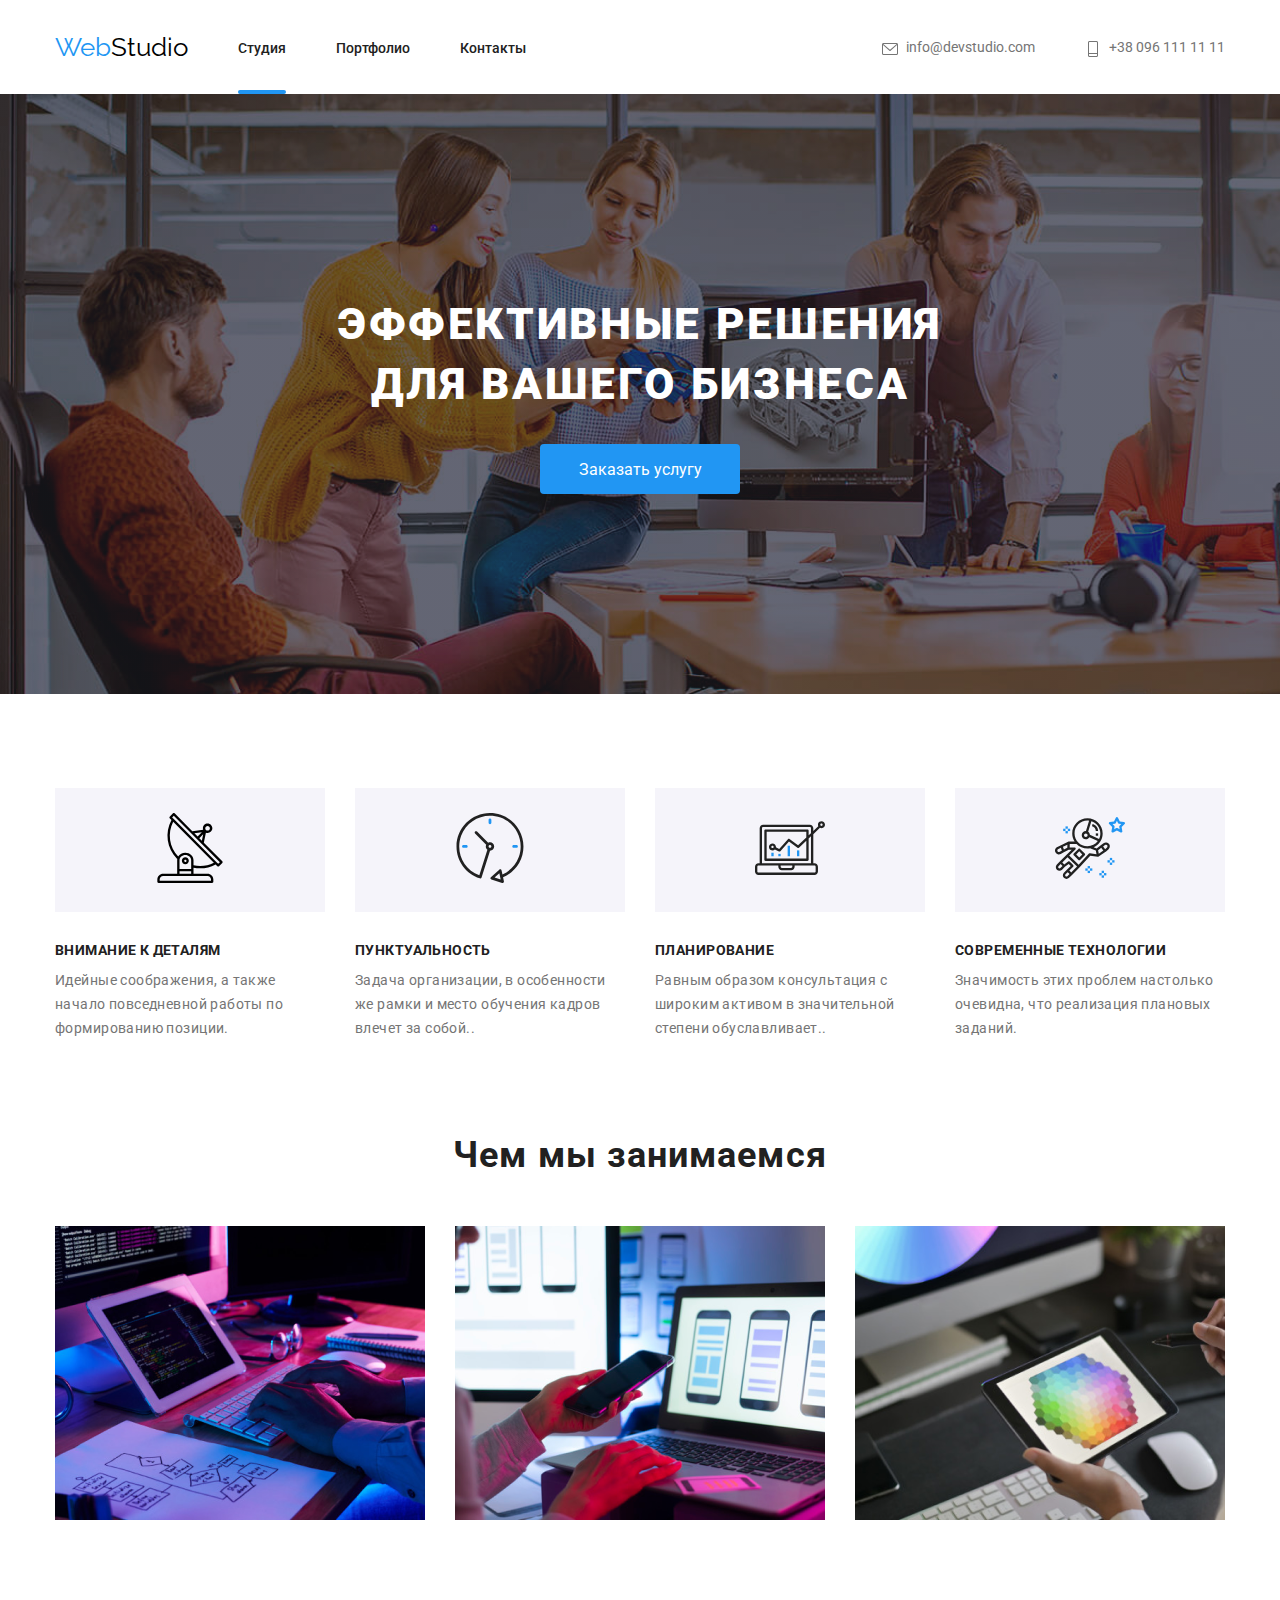
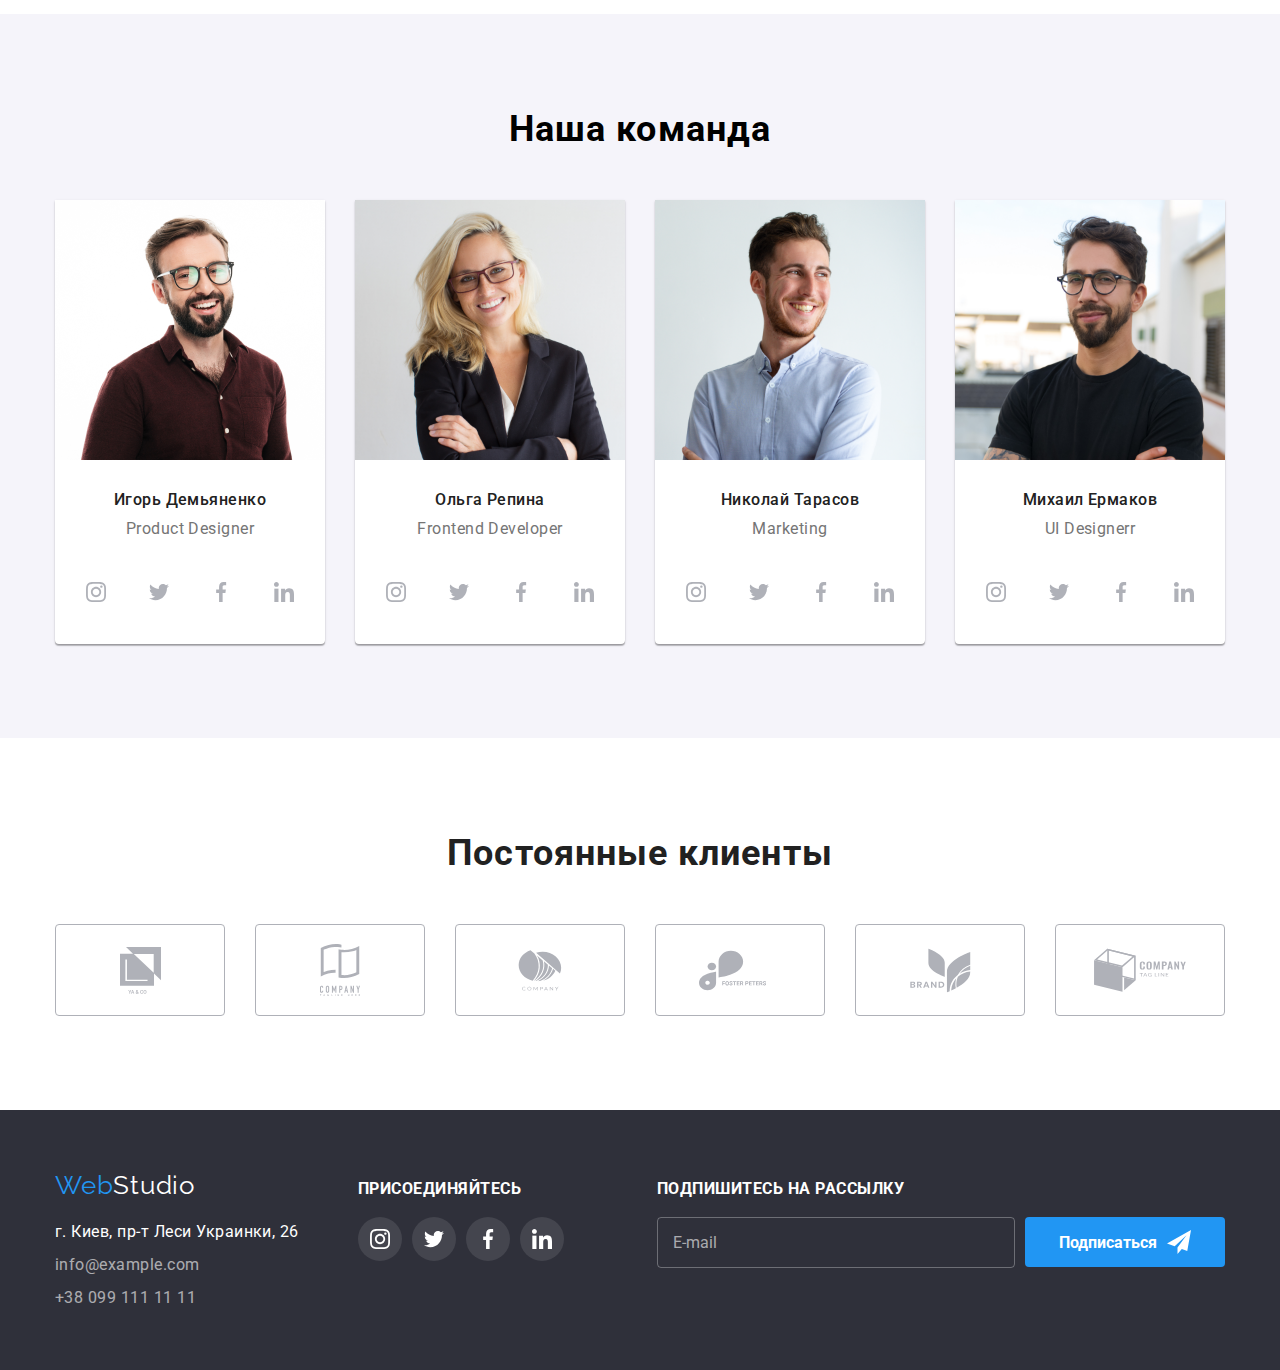
<file: index.html>
<!DOCTYPE html>
<html lang="en">
  <head>
    <meta charset="UTF-8" />
    <meta name="viewport" content="width=device-width, initial-scale=1.0" />
    <title>WebStudio</title>
    <link rel="preconnect" href="https://fonts.googleapis.com" />
    <link rel="preconnect" href="https://fonts.gstatic.com" crossorigin />
    <link rel="preconnect" href="https://fonts.googleapis.com">
    <link rel="preconnect" href="https://fonts.gstatic.com" crossorigin>
    <link href="https://fonts.googleapis.com/css2?family=Raleway:wght@700&family=Roboto:wght@400;500;700&display=swap" rel="stylesheet">
    <link rel="stylesheet" href="css/style.css" />
  </head>
  <body>
    <header class="header">
      <div class="container">
        <div class="header__left">
          <a href="/" class="logo">Web<span>Studio</span></a>
          <nav class="nav">
            <ul class="menu">
              <li class="menu__item"><a class="menu__link menu__link-active"  href="index.html">Студия</a></li>
              <li class="menu__item"><a class="menu__link" href="portfolio.html">Портфолио</a></li>
              <li class="menu__item"><a class="menu__link" href="#footer">Контакты</a></li>
            </ul>
            <div class="mobille__contact">
              <a href="#" class="mobille__contact-link">+38 096 111 11 11</a>
              <a href="#" class="mobille__contact-mail">info@devstudio.com</a>
            </div>
            <div class="mobille__social">
              <a href="#" class="mobille__social-link">Instagram</a>
              <a href="#" class="mobille__social-link">Twitter</a>
              <a href="#" class="mobille__social-link">Facebook</a>
              <a href="#" class="mobille__social-link">LinkedIn</a>
            </div>
          </nav>
        </div>
        <ul class="contact">

          <li class="contact__item"><a class="contact__link" href="mailto:info@devstudio.com">
            <svg class="contact__svg" viewBox="0 0 16 12" xmlns="http://www.w3.org/2000/svg">
              <path d="M14.5 0H1.50001C0.672854 0 0 0.672853 0 1.50001V10.5C0 11.3271 0.672854 12 1.50001 12H14.5C15.3271 12 16 11.3271 16 10.5V1.50001C16 0.672853 15.3271 0 14.5 0ZM14.5 0.999994C14.5679 0.999994 14.6325 1.01409 14.6916 1.0387L8 6.83838L1.30833 1.0387C1.36742 1.01412 1.43204 0.999994 1.49998 0.999994H14.5ZM14.5 11H1.50001C1.22414 11 0.999996 10.7759 0.999996 10.5V2.09521L7.67236 7.87792C7.76661 7.95944 7.8833 7.99999 8 7.99999C8.1167 7.99999 8.23339 7.95948 8.32764 7.87792L15 2.09521V10.5C15 10.7759 14.7759 11 14.5 11Z" />
              </svg>
            info@devstudio.com</a></li>
          <li class="contact__item"><a class="contact__link" href="tel:+380991111111">
            <svg class="contact__svg"  viewBox="0 0 10 16" fill="none" xmlns="http://www.w3.org/2000/svg">
              <path d="M8.5 0H1.5C0.672848 0 0 0.672848 0 1.5V14.5C0 15.3272 0.672848 16 1.5 16H8.5C9.32715 16 10 15.3272 10 14.5V1.5C10 0.672848 9.32715 0 8.5 0ZM1.5 1H8.5C8.77588 1 9 1.22412 9 1.5V12H1V1.5C1 1.22412 1.22412 1 1.5 1ZM8.5 15H1.5C1.22412 15 1 14.7759 1 14.5V13H9V14.5C9 14.7759 8.77588 15 8.5 15Z"/>
              </svg>
            +38 096 111 11 11</a></li>
        </ul>

        <button class="hamburger hamburger--collapse" type="button">
          <span class="hamburger-box">
            <span class="hamburger-inner"></span>
          </span>
        </button>  

      </div>
    </header>
    <div class="main">
      <section class="bussines">
        <div class="container">
          <h1 class="bussines__title">
            Эффективные решения для вашего бизнеса
          </h1>
          <button class="btn btn-blue bussines__button">Заказать услугу</button>
        </div>
      </section>
      <div class="future">
        <div class="container">
          <div class="future__item">
            <div class="future__item-top">
              <svg class="future__item-svg" viewBox="0 0 70 70"  xmlns="http://www.w3.org/2000/svg">
                <path d="M67.3163 48.3385L48.8468 29.7337L50.8966 19.6373C51.4256 19.8438 51.9879 19.9517 52.5556 19.9558H52.5696C55.1777 19.9866 57.3169 17.8974 57.3479 15.2893C57.3788 12.6812 55.2894 10.542 52.6813 10.5111C50.0732 10.4803 47.934 12.5695 47.9031 15.1776C47.8965 15.7357 47.9888 16.2905 48.176 16.8163L37.326 18.1405L19.6276 0.35C19.4105 0.128479 19.1141 0.00247917 18.804 0C18.4977 0.00160417 18.2044 0.123521 17.9873 0.3395L14.6786 3.6295C14.2232 4.08508 14.2232 4.82358 14.6786 5.27917L16.459 7.08517C9.56162 19.7681 11.8019 35.4741 21.9703 45.7228C22.0636 45.8121 22.1718 45.8843 22.29 45.9363C22.2165 46.3311 22.1781 46.7317 22.1756 47.1333V60.6667H8.17562C4.95562 60.6705 2.34608 63.28 2.34229 66.5V68.8333C2.34229 69.4776 2.86466 70 3.50895 70H57.1756C57.8199 70 58.3423 69.4776 58.3423 68.8333V66.5C58.3385 63.28 55.729 60.6705 52.509 60.6667H38.509V54.6688C40.7021 55.1288 42.9367 55.3633 45.1776 55.3688C50.5548 55.363 55.8464 54.0225 60.5776 51.4675L62.3673 53.2677C62.5844 53.4892 62.8808 53.6152 63.191 53.6177C63.4972 53.6161 63.7905 53.4941 64.0076 53.2782L67.3163 49.9882C67.7717 49.5326 67.7717 48.7941 67.3163 48.3385ZM50.9246 13.6348C51.8383 12.726 53.3157 12.7301 54.2244 13.6437C55.1332 14.5574 55.1291 16.0348 54.2155 16.9435C53.7781 17.3785 53.1864 17.6226 52.5695 17.6225H52.5625C51.2739 17.6158 50.2345 16.5658 50.2412 15.2771C50.2445 14.6602 50.4918 14.0699 50.9291 13.6348H50.9246ZM48.1783 21.301L46.8693 27.7445L44.298 25.158L48.1783 21.301ZM46.853 19.3282L42.653 23.5037L39.4038 20.237L46.853 19.3282ZM52.509 63C54.442 63 56.009 64.567 56.009 66.5V67.6667H4.67562V66.5C4.67562 64.567 6.2426 63 8.17562 63H52.509ZM36.1756 58.3333V60.6667H24.509V58.3333H36.1756ZM24.509 56V47.1333C24.509 44.303 27.1258 42 30.3423 42C33.5588 42 36.1756 44.303 36.1756 47.1333V56H24.509ZM38.509 52.29V47.1333C38.509 43.0162 34.8456 39.6667 30.3423 39.6667C27.4306 39.622 24.7079 41.1041 23.165 43.5738C14.2887 34.2249 12.2899 20.2875 18.1805 8.82073L58.872 49.7455C52.5886 52.9419 45.3857 53.8418 38.509 52.29ZM63.2038 50.7943L61.56 49.1412L18.7923 6.11567L17.1415 4.46133L18.7923 2.81633L36.15 20.272C36.1581 20.272 36.1628 20.2872 36.171 20.293L64.8593 49.1493L63.2038 50.7943Z"/>
                <path d="M30.3528 44.3333H30.3423C28.4093 44.3304 26.84 45.895 26.837 47.8281C26.8341 49.7611 28.3988 51.3304 30.3318 51.3333H30.3423C32.2753 51.3362 33.8446 49.7716 33.8475 47.8386C33.8505 45.9055 32.2858 44.3362 30.3528 44.3333ZM31.1695 48.6605C30.9498 48.8789 30.6522 49.0012 30.3423 49C29.698 48.9966 29.1784 48.4716 29.1817 47.8273C29.1834 47.5189 29.307 47.2237 29.5256 47.0062C29.7428 46.7902 30.036 46.6683 30.3423 46.6667C30.9866 46.67 31.5062 47.195 31.5028 47.8393C31.5012 48.1477 31.3776 48.4429 31.159 48.6605H31.1695Z" />
                </svg>
            </div>
            <div class="future__item-botom">
              <h2 class="future__item-title">
                Внимание к деталям
              </h2>
              <p class="future__item-text">Идейные соображения, а также начало повседневной работы по формированию позиции.</p>
            </div>
          </div>
          <div class="future__item">
            <div class="future__item-top">
              <svg class="future__item-svg" viewBox="0 0 70 70" fill="none" xmlns="http://www.w3.org/2000/svg">
                <g clip-path="url(#clip0_1_344)">
                <path d="M68.4614 33.4715C68.4576 14.9819 53.4656 -0.00373771 34.9754 6.99302e-07C16.4858 0.00373911 1.50017 14.9963 1.50391 33.4859C1.50711 48.0502 10.9252 60.9413 24.7995 65.3713C24.9319 65.413 25.0697 65.4343 25.2081 65.4338C25.4719 65.4333 25.7304 65.3628 25.9573 65.2287C26.2527 65.0541 26.4732 64.7764 26.5768 64.449L35.0315 37.6521C37.3429 37.6404 39.2068 35.7568 39.1945 33.4459C39.1827 31.1345 37.2997 29.2706 34.9883 29.2824C34.3666 29.285 33.753 29.4282 33.1944 29.7011L22.0251 18.5302C21.4707 17.9951 20.5879 18.0106 20.0528 18.5644C19.5305 19.1054 19.5305 19.962 20.0528 20.503L31.2162 31.6792C30.3596 33.4277 30.8493 35.5383 32.3895 36.7303L24.3338 62.2647C8.41354 56.4002 0.261689 38.7405 6.12618 22.8203C11.9907 6.90002 29.6503 -1.25183 45.5706 4.61266C61.4909 10.4771 69.6427 28.1374 63.7782 44.0571C60.913 51.8351 55.0261 58.1252 47.4548 61.4989L46.5842 57.3989C46.4251 56.6454 45.6844 56.1636 44.9308 56.3233C44.6931 56.3741 44.4726 56.4857 44.291 56.6475L35.8978 64.1409C35.322 64.653 35.2708 65.5347 35.7835 66.1105C35.9501 66.2974 36.1637 66.4362 36.403 66.5126L47.1188 69.9327C47.8521 70.1682 48.6377 69.765 48.8732 69.0312C48.948 68.7994 48.9603 68.5527 48.9101 68.3145L48.0545 64.2915C60.4452 59.0678 68.4902 46.918 68.4614 33.4715ZM34.9829 32.0766C35.753 32.0766 36.3779 32.7014 36.3779 33.4715C36.3779 34.2422 35.753 34.8665 34.9829 34.8665C34.2123 34.8665 33.588 34.2422 33.588 33.4715C33.588 32.7014 34.2123 32.0766 34.9829 32.0766ZM39.5774 64.5916L44.3551 60.3298L45.6737 66.543L39.5774 64.5916Z" fill="#212121"/>
                <path d="M33.5879 6.96729V9.7572C33.5879 10.5278 34.2122 11.1522 34.9828 11.1522C35.753 11.1522 36.3778 10.5278 36.3778 9.7572V6.96729C36.3778 6.19717 35.753 5.57233 34.9828 5.57233C34.2122 5.57233 33.5879 6.19717 33.5879 6.96729Z" fill="#2196F3"/>
                <path d="M8.4787 32.0765C7.70805 32.0765 7.08374 32.7014 7.08374 33.4715C7.08374 34.2421 7.70805 34.8665 8.4787 34.8665H11.2686C12.0393 34.8665 12.6636 34.2421 12.6636 33.4715C12.6636 32.7014 12.0393 32.0765 11.2686 32.0765H8.4787Z" fill="#2196F3"/>
                <path d="M61.4866 34.8665C62.2572 34.8665 62.8815 34.2421 62.8815 33.4715C62.8815 32.7014 62.2572 32.0765 61.4866 32.0765H58.6967C57.9265 32.0765 57.3017 32.7014 57.3017 33.4715C57.3017 34.2421 57.9265 34.8665 58.6967 34.8665H61.4866Z" fill="#2196F3"/>
                </g>
                <defs>
                <clipPath id="clip0_1_344">
                <rect width="70" height="70" fill="white"/>
                </clipPath>
                </defs>
                </svg>
                
            </div>
            <div class="future__item-botom">
              <h2 class="future__item-title">
                Пунктуальность
              </h2>
              <p class="future__item-text">Задача организации, в особенности же рамки и место обучения кадров влечет за собой..</p>
            </div>
          </div>
          <div class="future__item">
            <div class="future__item-top">
              <svg class="future__item-svg" viewBox="0 0 70 70" fill="none" xmlns="http://www.w3.org/2000/svg">
                <g clip-path="url(#clip0_1_354)">
                <path d="M32.6496 32.7351H34.9817V43.2296H32.6496V32.7351Z" fill="#2196F3"/>
                <path d="M41.978 37.3993H44.3101V43.2296H41.978V37.3993Z" fill="#2196F3"/>
                <path d="M23.3211 40.8975H25.6532V43.2296H23.3211V40.8975Z" fill="#2196F3"/>
                <path d="M16.3248 39.7314H18.6569V43.2295H16.3248V39.7314Z" fill="#2196F3"/>
                <path d="M3.49817 61.8865H59.4689C61.4007 61.8865 62.967 60.3202 62.967 58.3883V53.7241C62.967 51.7923 61.4007 50.2259 59.4689 50.2259H58.3028V21.1469L64.9262 14.8725C66.4635 15.6303 68.3242 15.1702 69.3302 13.7816C70.3369 12.3935 70.1957 10.4821 68.9966 9.25684C67.7975 8.03157 65.8901 7.8488 64.4798 8.82412C63.0701 9.80001 62.569 11.6499 63.2933 13.2037L58.3028 17.9345V15.2443C58.3028 13.3124 56.7365 11.7461 54.8046 11.7461H8.16239C6.23054 11.7461 4.66422 13.3124 4.66422 15.2443V50.2259H3.49817C1.56632 50.2259 0 51.7923 0 53.7241V58.3883C0 60.3202 1.56632 61.8865 3.49817 61.8865ZM66.4652 10.58C67.1091 10.58 67.6312 11.1021 67.6312 11.7461C67.6312 12.39 67.1091 12.9121 66.4652 12.9121C65.8212 12.9121 65.2991 12.39 65.2991 11.7461C65.2991 11.1021 65.8212 10.58 66.4652 10.58ZM6.99634 15.2443C6.99634 14.6003 7.51844 14.0782 8.16239 14.0782H54.8046C55.4486 14.0782 55.9707 14.6003 55.9707 15.2443V20.1414L53.6386 22.3573V17.5764C53.6386 16.9324 53.1165 16.4103 52.4725 16.4103H10.4945C9.85055 16.4103 9.32845 16.9324 9.32845 17.5764V46.7278C9.32845 47.3717 9.85055 47.8938 10.4945 47.8938H52.4725C53.1165 47.8938 53.6386 47.3717 53.6386 46.7278V25.5651L55.9707 23.3554V50.2259H6.99634V15.2443ZM17.4908 30.403C15.9131 30.3984 14.5279 31.4495 14.1083 32.9703C13.6886 34.491 14.3383 36.104 15.6951 36.9091C17.0513 37.7142 18.7793 37.5121 19.9129 36.4149L23.9662 38.4487C24.4371 38.6844 25.0081 38.5739 25.3583 38.1805L33.9745 28.4871L42.4443 34.8338C42.8987 35.1743 43.5329 35.1378 43.9452 34.7478L51.3065 27.7748V45.5617H11.6606V18.7424H51.3065V24.5619L43.0564 32.3747L34.5154 25.9716C34.0303 25.6084 33.3476 25.6767 32.9445 26.1294L24.2099 35.9571L20.9446 34.3242C20.9685 34.1841 20.9833 34.0429 20.989 33.9012C20.989 31.9693 19.4227 30.403 17.4908 30.403ZM18.6569 33.9012C18.6569 34.5451 18.1348 35.0672 17.4908 35.0672C16.8469 35.0672 16.3248 34.5451 16.3248 33.9012C16.3248 33.2572 16.8469 32.7351 17.4908 32.7351C18.1348 32.7351 18.6569 33.2572 18.6569 33.9012ZM25.6532 52.5581H37.3138V53.7241C37.3138 54.3681 36.7917 54.8902 36.1477 54.8902H26.8193C26.1753 54.8902 25.6532 54.3681 25.6532 53.7241V52.5581ZM2.33211 53.7241C2.33211 53.0802 2.85422 52.5581 3.49817 52.5581H23.3211V53.7241C23.3211 55.656 24.8874 57.2223 26.8193 57.2223H36.1477C38.0796 57.2223 39.6459 55.656 39.6459 53.7241V52.5581H59.4689C60.1128 52.5581 60.6349 53.0802 60.6349 53.7241V58.3883C60.6349 59.0323 60.1128 59.5544 59.4689 59.5544H3.49817C2.85422 59.5544 2.33211 59.0323 2.33211 58.3883V53.7241Z" fill="#212121"/>
                </g>
                <defs>
                <clipPath id="clip0_1_354">
                <rect width="70" height="70" fill="white"/>
                </clipPath>
                </defs>
                </svg>
                
            </div>
            <div class="future__item-botom">
              <h2 class="future__item-title">
                Планирование
              </h2>
              <p class="future__item-text">Равным образом консультация с широким активом в значительной степени обуславливает..</p>
            </div>
          </div>
          <div class="future__item">
            <div class="future__item-top">
              
<svg class="future__item-svg" viewBox="0 0 70 70" fill="none" xmlns="http://www.w3.org/2000/svg">
  <path d="M69.9433 9.89637C69.8056 9.47513 69.4416 9.16724 69.0018 9.10298L64.8228 8.49512L62.9526 4.70809C62.5606 3.91005 61.2527 3.91005 60.8608 4.70809L58.9906 8.49512L54.8114 9.10312C54.3716 9.16724 54.0076 9.47418 53.8687 9.89651C53.7323 10.3188 53.8453 10.7831 54.1639 11.0924L57.1891 14.0407L56.4752 18.2034C56.4005 18.6409 56.5802 19.0831 56.9384 19.3445C57.3012 19.6082 57.7748 19.6407 58.168 19.4331L61.9061 17.4672L65.6442 19.4331C65.8146 19.5229 66.0024 19.5672 66.1879 19.5672C66.4294 19.5672 66.671 19.4925 66.874 19.3443C67.2333 19.0831 67.413 18.6408 67.3372 18.2033L66.6233 14.0405L69.6485 11.0923C69.9654 10.7819 70.0798 10.3187 69.9433 9.89637ZM64.5556 12.7991C64.2815 13.0662 64.1555 13.4536 64.2208 13.8316L64.6385 16.2688L62.4499 15.1184C62.2795 15.0286 62.0929 14.9843 61.9061 14.9843C61.7195 14.9843 61.534 15.0286 61.3624 15.1184L59.1736 16.2688L59.5913 13.8316C59.6567 13.4536 59.5306 13.0675 59.2565 12.7991L57.4843 11.0724L59.932 10.7166C60.3124 10.6617 60.6402 10.4226 60.8106 10.0783L61.9049 7.86169L62.9992 10.0783C63.1696 10.4225 63.4974 10.6617 63.8778 10.7166L66.3255 11.0724L64.5556 12.7991Z" fill="#2196F3"/>
  <path d="M57.167 44.8923H54.8336V47.2257H57.167V44.8923Z" fill="#2196F3"/>
  <path d="M57.167 49.5591H54.8336V51.8925H57.167V49.5591Z" fill="#2196F3"/>
  <path d="M59.5004 47.2257H57.167V49.5591H59.5004V47.2257Z" fill="#2196F3"/>
  <path d="M54.8337 47.2257H52.5003V49.5591H54.8337V47.2257Z" fill="#2196F3"/>
  <path d="M49.0002 57.7259H46.6668V60.0593H49.0002V57.7259Z" fill="#2196F3"/>
  <path d="M49.0002 62.3926H46.6668V64.726H49.0002V62.3926Z" fill="#2196F3"/>
  <path d="M51.3337 60.0593H49.0002V62.3927H51.3337V60.0593Z" fill="#2196F3"/>
  <path d="M46.6668 60.0593H44.3334V62.3927H46.6668V60.0593Z" fill="#2196F3"/>
  <path d="M35 53.0592H32.6666V55.3926H35V53.0592Z" fill="#2196F3"/>
  <path d="M35 57.7259H32.6666V60.0593H35V57.7259Z" fill="#2196F3"/>
  <path d="M37.3334 55.3925H35V57.7259H37.3334V55.3925Z" fill="#2196F3"/>
  <path d="M32.6666 55.3925H30.3332V57.7259H32.6666V55.3925Z" fill="#2196F3"/>
  <path d="M12.833 13.3918H10.4996V15.7252H12.833V13.3918Z" fill="#2196F3"/>
  <path d="M12.833 18.0587H10.4996V20.3921H12.833V18.0587Z" fill="#2196F3"/>
  <path d="M15.1663 15.7252H12.8329V18.0586H15.1663V15.7252Z" fill="#2196F3"/>
  <path d="M10.4996 15.7252H8.1662V18.0586H10.4996V15.7252Z" fill="#2196F3"/>
  <path d="M54.0635 30.9738C53.4348 30.1256 52.5119 29.5797 51.4642 29.4326C50.4119 29.2833 49.3735 29.5597 48.5335 30.2026L45.7952 32.3014L45.794 32.3026L41.6429 35.4025L38.6725 34.2194C43.9692 31.8429 47.6712 26.545 47.6712 20.3942C47.6712 12.0314 40.8402 5.22736 32.4436 5.22736C24.047 5.22736 17.2162 12.0314 17.2162 20.3942C17.2162 23.4253 18.1226 26.2439 19.6662 28.6158L13.6204 28.5633C13.6169 28.5633 13.6134 28.5633 13.6099 28.5633C13.5912 28.5633 13.5761 28.5726 13.5586 28.5738C13.4431 28.5785 13.3299 28.6018 13.2191 28.6415C13.1911 28.652 13.162 28.6579 13.1352 28.6706C13.1212 28.6765 13.1072 28.6776 13.0932 28.6846L6.02078 32.1764C6.01955 32.1764 6.01846 32.1764 6.01846 32.1775L1.87663 34.1693C1.8311 34.1891 1.78448 34.2159 1.73895 34.2462C0.0880496 35.3452 -0.474284 37.5036 0.429989 39.2676C0.911793 40.2056 1.73198 40.8963 2.74003 41.2124C3.12859 41.3337 3.52521 41.3933 3.91952 41.3933C4.55308 41.3933 5.18077 41.2381 5.75582 40.9313L8.79157 39.3167L13.7441 36.7593L16.7122 36.7418L4.80848 48.5884C4.80738 48.5896 4.80615 48.5896 4.80492 48.5907L1.8765 51.5074C1.18469 52.1958 0.80433 53.1092 0.80433 54.0835C0.80433 55.0565 1.18469 55.9723 1.8765 56.6619C2.58703 57.3689 3.52152 57.7235 4.45601 57.7235C5.39173 57.7235 6.32498 57.3689 7.03785 56.6619L9.91254 53.7988L13.7206 50.9556L15.6912 52.9179L11.8376 56.7551C11.8365 56.7564 11.8352 56.7564 11.834 56.7575L8.90559 59.6741C8.21378 60.3625 7.83343 61.2759 7.83343 62.2502C7.83343 63.2233 8.21378 64.139 8.90559 64.8286C9.61613 65.5356 10.5518 65.8903 11.4863 65.8903C12.4208 65.8903 13.3565 65.5356 14.0682 64.8286L16.9977 61.912L21.6842 57.2453C21.6854 57.244 21.6854 57.2429 21.6865 57.2417L23.8951 55.0542L23.8869 55.046C23.9009 55.032 23.9207 55.0272 23.9348 55.0122L35.2353 42.6349L42.8281 43.7152C42.8829 43.7234 42.9377 43.7269 42.9926 43.7269C43.1338 43.7269 43.2703 43.6931 43.4021 43.6429C43.4406 43.629 43.4744 43.6102 43.5106 43.5916C43.5526 43.5706 43.5969 43.559 43.6367 43.5322L50.6659 38.8655C50.6916 38.848 50.7056 38.8199 50.73 38.8013C50.758 38.7792 50.7931 38.7699 50.8186 38.7453L53.5999 36.1401C55.0471 34.7841 55.2466 32.5628 54.0635 30.9738ZM4.66027 38.8722C4.28114 39.0752 3.85061 39.1159 3.43881 38.9854C3.03042 38.8582 2.69915 38.5793 2.50541 38.2025C2.15308 37.5164 2.35721 36.6811 2.97436 36.2296L5.84796 34.8471L6.53977 36.8689L6.8303 37.7182L4.66027 38.8722ZM12.3102 34.874L8.92336 36.6241L8.36459 34.9907L7.96331 33.8169L12.3968 31.6282L12.3102 34.874ZM45.3402 20.3919C45.3402 22.4009 44.8607 24.2957 44.03 25.9907L34.8832 21.8362C34.7875 20.5821 34.1366 19.4842 33.1589 18.8005L36.3615 8.16849C41.5626 9.82295 45.3402 14.6752 45.3402 20.3919ZM19.5519 20.3919C19.5519 13.3159 25.3363 7.55831 32.4461 7.55831C32.9991 7.55831 33.5404 7.60493 34.0759 7.67261L30.9434 18.0713C30.9014 18.0701 30.8617 18.0585 30.8185 18.0585C28.5598 18.0585 26.7222 19.8901 26.7222 22.1419C26.7222 24.3936 28.5598 26.2254 30.8185 26.2254C32.3375 26.2254 33.65 25.3866 34.3582 24.1591L42.8073 27.9975C40.4564 31.1615 36.6938 33.2255 32.4459 33.2255C25.3363 33.2255 19.5519 27.4679 19.5519 20.3919ZM32.5814 22.1419C32.5814 23.1068 31.7903 23.8919 30.8185 23.8919C29.8467 23.8919 29.0557 23.1068 29.0557 22.1419C29.0557 21.1771 29.8467 20.3919 30.8185 20.3919C31.7903 20.3919 32.5814 21.1771 32.5814 22.1419ZM5.39186 55.0074C4.87506 55.5196 4.03846 55.5185 3.52289 55.0087C3.27433 54.7601 3.13788 54.4324 3.13788 54.0835C3.13788 53.7358 3.27433 53.4079 3.52289 53.1618L5.62743 51.0652L7.48944 52.9191L5.39186 55.0074ZM12.4222 63.1743C11.9054 63.6865 11.0677 63.6877 10.552 63.1755C10.3034 62.927 10.167 62.5993 10.167 62.2503C10.167 61.9027 10.3034 61.5748 10.552 61.3287L12.6579 59.231L13.5388 60.1073L14.5211 61.0849L12.4222 63.1743ZM20.0384 55.5862C20.0371 55.5873 20.036 55.5873 20.0348 55.5885L16.1742 59.4385L15.2933 58.5623L14.311 57.5846L18.168 53.7451C18.168 53.7451 18.168 53.7451 18.168 53.744C18.1693 53.7428 18.1703 53.7428 18.1716 53.7417C18.2591 53.6542 18.3139 53.5492 18.3676 53.4454C18.3828 53.415 18.4119 53.3893 18.4248 53.3579C18.461 53.2681 18.4668 53.1713 18.4808 53.0767C18.4878 53.0229 18.5112 52.9729 18.5112 52.9179C18.5112 52.8397 18.4832 52.764 18.4669 52.6869C18.4529 52.6169 18.4529 52.5456 18.426 52.4781C18.3817 52.3684 18.3058 52.2716 18.2265 52.177C18.2044 52.1513 18.1962 52.1186 18.1717 52.0942C18.1717 52.0942 18.1717 52.0942 18.1705 52.0942C18.1693 52.0931 18.1693 52.0906 18.1682 52.0895L14.6529 48.5895C14.6156 48.5521 14.5678 48.537 14.5258 48.5055C14.464 48.4577 14.4045 48.4134 14.3356 48.3795C14.2692 48.3468 14.2015 48.327 14.1315 48.3082C14.0568 48.2872 13.9845 48.2709 13.9063 48.265C13.8351 48.2604 13.7686 48.2674 13.6975 48.2756C13.6193 48.2849 13.5459 48.2954 13.47 48.3199C13.3965 48.3432 13.3312 48.3793 13.2636 48.4179C13.2204 48.4424 13.1714 48.4506 13.1305 48.4809L9.25136 51.3767L7.2808 49.4143L12.5286 44.1946L22.0674 53.576L20.0384 55.5862ZM34.9545 40.2372C34.9207 40.2325 34.8891 40.2454 34.8554 40.2431C34.7702 40.2384 34.6886 40.2443 34.6034 40.2582C34.5369 40.2699 34.4739 40.2827 34.4109 40.3049C34.3362 40.3306 34.2686 40.3656 34.1996 40.4075C34.1343 40.4472 34.0748 40.4892 34.0177 40.5417C33.9896 40.5661 33.9559 40.5779 33.9302 40.6058L23.6527 51.862L14.1851 42.5506L20.3825 36.3859C20.8387 35.9309 20.8411 35.1923 20.386 34.735C20.1562 34.5052 19.8541 34.392 19.5519 34.3932V34.3921L14.6985 34.4212L14.7592 30.9049L21.5493 30.9633C24.3166 33.7937 28.176 35.5589 32.4461 35.5589C33.4027 35.5589 34.3361 35.4598 35.2449 35.2905C35.3324 35.3605 35.4186 35.4317 35.5284 35.476L40.7996 37.5761L41.1332 39.235L41.5228 41.1717L34.9545 40.2372ZM43.7944 40.6269L43.1096 37.2189L46.2736 34.8564L47.102 35.9554L48.3445 37.605L43.7944 40.6269ZM52.0055 34.4341L50.1726 36.1514L48.1356 33.4471L49.9544 32.0529C50.2939 31.7917 50.7221 31.6854 51.1421 31.7403C51.5644 31.7997 51.9378 32.0203 52.1921 32.3621C52.6659 33.0003 52.5853 33.8905 52.0055 34.4341Z" fill="#212121"/>
  <path d="M29.7545 40.5651L25.0668 35.8984C24.613 35.4446 23.8755 35.4446 23.4205 35.8984L18.734 40.5651C18.5147 40.7856 18.391 41.0819 18.391 41.3922C18.391 41.7026 18.5135 42.0001 18.734 42.2194L23.4205 46.8861C23.648 47.1124 23.9468 47.2256 24.2443 47.2256C24.5418 47.2256 24.8404 47.1124 25.0668 46.8861L29.7545 42.2194C29.9738 42.0001 30.0987 41.7026 30.0987 41.3922C30.0987 41.0819 29.9749 40.7844 29.7545 40.5651ZM24.2443 44.4128L21.2109 41.3922L24.2443 38.3717L27.2788 41.3922L24.2443 44.4128Z" fill="#212121"/>
  <path d="M37.5468 11.0923L36.9833 13.358C37.1385 13.3966 40.7844 14.3462 40.7844 18.0586H43.1178C43.1177 13.6461 39.4742 11.5718 37.5468 11.0923Z" fill="#212121"/>
  <path d="M43.1178 20.3919H40.7844V22.7253H43.1178V20.3919Z" fill="#212121"/>
  </svg>
  
            </div>
            <div class="future__item-botom">
              <h2 class="future__item-title">
                Современные технологии
              </h2>
              <p class="future__item-text">Значимость этих проблем настолько очевидна, что реализация плановых заданий.</p>
            </div>
          </div>
        </div>
      </div>
      <section class="gallery">
        <h3 class="gallery__title">Чем мы занимаемся</h3>
        <div class="container">
        <div class="gallery__item">
          <div class="gallery__block">
            <img class="gallery__img" src=".//img/img (1).png" alt="">
            <div class="gallery__text">
              Десктопные приложения
            </div>
          </div>
          <div class="gallery__block">
            <img class="gallery__img" src=".//img/img (2).png" alt="">
            <div class="gallery__text">
              Мобильные приложения
            </div>
          </div>
          <div class="gallery__block">
            <img class="gallery__img" src=".//img/img (3).png" alt="">
            <div class="gallery__text">
              Дизайнерские решения
            </div>
          </div>
        </div>
      </div>
      </section>
      <section class="team">
        <h4 class="team__title">Наша команда</h4>
        <div class="container">
          
          <div class="team__item">
            <div class="team__item-photo"><img src=".//img/img (4).png" alt=""></div>
            <div class="team__item-text">
              <h4 class="team__item-name">Игорь Демьяненко</h4>
              <p class="team__item-profession">Product Designer</p>
              <div class="team__item-icons">
                <a class="team__item-svg" href="#">
                  <svg  viewBox="0 0 20 20"  xmlns="http://www.w3.org/2000/svg">
                    <g clip-path="url(#clip0_1_492)">
                    <path d="M19.9804 5.88005C19.9336 4.81738 19.7617 4.0868 19.5156 3.45374C19.2616 2.78176 18.8709 2.18014 18.359 1.68002C17.8589 1.1721 17.2533 0.777435 16.5891 0.527447C15.9524 0.281274 15.2256 0.109427 14.163 0.0625732C13.0924 0.0117516 12.7525 0 10.0371 0C7.32173 0 6.98185 0.0117516 5.91521 0.0586052C4.85253 0.105459 4.12195 0.277459 3.48904 0.523479C2.81692 0.777435 2.2153 1.16814 1.71517 1.68002C1.20726 2.18014 0.812743 2.78573 0.562603 3.44992C0.31643 4.0868 0.144583 4.81341 0.0977294 5.87609C0.0469078 6.9467 0.0351562 7.28658 0.0351562 10.002C0.0351562 12.7173 0.0469078 13.0572 0.0937614 14.1239C0.140615 15.1865 0.312615 15.9171 0.558787 16.5502C0.812743 17.2221 1.20726 17.8238 1.71517 18.3239C2.2153 18.8318 2.82088 19.2265 3.48508 19.4765C4.12195 19.7226 4.84856 19.8945 5.91139 19.9413C6.97788 19.9883 7.31791 19.9999 10.0333 19.9999C12.7487 19.9999 13.0885 19.9883 14.1552 19.9413C15.2179 19.8945 15.9484 19.7226 16.5813 19.4765C17.9254 18.9568 18.9881 17.8941 19.5078 16.5502C19.7538 15.9133 19.9258 15.1865 19.9727 14.1239C20.0195 13.0572 20.0313 12.7173 20.0313 10.002C20.0313 7.28658 20.0273 6.9467 19.9804 5.88005ZM18.1794 14.0457C18.1364 15.0225 17.9723 15.5499 17.8356 15.9015C17.4995 16.7728 16.808 17.4643 15.9367 17.8004C15.5851 17.9372 15.0538 18.1012 14.0809 18.1441C13.026 18.1911 12.7096 18.2027 10.0411 18.2027C7.37255 18.2027 7.05221 18.1911 6.00113 18.1441C5.02438 18.1012 4.49693 17.9372 4.1453 17.8004C3.71171 17.6402 3.31704 17.3862 2.9967 17.0541C2.6646 16.7298 2.41065 16.3391 2.2504 15.9055C2.11365 15.5539 1.94959 15.0225 1.90671 14.0497C1.8597 12.9948 1.8481 12.6783 1.8481 10.0097C1.8481 7.34122 1.8597 7.02087 1.90671 5.96995C1.94959 4.99319 2.11365 4.46575 2.2504 4.11412C2.41065 3.68038 2.6646 3.28586 3.00067 2.96536C3.32483 2.63327 3.71553 2.37931 4.14927 2.21921C4.5009 2.08247 5.03231 1.9184 6.0051 1.87537C7.05999 1.82851 7.37652 1.81676 10.0449 1.81676C12.7174 1.81676 13.0337 1.82851 14.0848 1.87537C15.0616 1.9184 15.589 2.08247 15.9407 2.21921C16.3742 2.37931 16.7689 2.63327 17.0893 2.96536C17.4213 3.28967 17.6753 3.68038 17.8356 4.11412C17.9723 4.46575 18.1364 4.99701 18.1794 5.96995C18.2263 7.02484 18.238 7.34122 18.238 10.0097C18.238 12.6783 18.2263 12.9908 18.1794 14.0457Z" />
                    <path d="M10.0371 4.8642C7.20074 4.8642 4.89941 7.16537 4.89941 10.0019C4.89941 12.8385 7.20074 15.1396 10.0371 15.1396C12.8737 15.1396 15.1749 12.8385 15.1749 10.0019C15.1749 7.16537 12.8737 4.8642 10.0371 4.8642ZM10.0371 13.3346C8.19702 13.3346 6.70442 11.8422 6.70442 10.0019C6.70442 8.16165 8.19702 6.66921 10.0371 6.66921C11.8774 6.66921 13.3698 8.16165 13.3698 10.0019C13.3698 11.8422 11.8774 13.3346 10.0371 13.3346Z" />
                    <path d="M16.5775 4.6611C16.5775 5.32346 16.0404 5.86052 15.3779 5.86052C14.7155 5.86052 14.1785 5.32346 14.1785 4.6611C14.1785 3.99858 14.7155 3.46167 15.3779 3.46167C16.0404 3.46167 16.5775 3.99858 16.5775 4.6611Z" />
                    </g>
                    <defs>
                    <clipPath id="clip0_1_492">
                    <rect width="20" height="20"/>
                    </clipPath>
                    </defs>
                    </svg>
                </a>
                  <a class="team__item-svg" href="#">
                    <svg viewBox="0 0 20 20" xmlns="http://www.w3.org/2000/svg">
                      <g clip-path="url(#clip0_1_486)">
                      <path d="M20 3.79875C19.2563 4.125 18.4637 4.34125 17.6375 4.44625C18.4875 3.93875 19.1363 3.14125 19.4412 2.18C18.6488 2.6525 17.7738 2.98625 16.8412 3.1725C16.0887 2.37125 15.0162 1.875 13.8462 1.875C11.5763 1.875 9.74875 3.7175 9.74875 5.97625C9.74875 6.30125 9.77625 6.61375 9.84375 6.91125C6.435 6.745 3.41875 5.11125 1.3925 2.6225C1.03875 3.23625 0.83125 3.93875 0.83125 4.695C0.83125 6.115 1.5625 7.37375 2.6525 8.1025C1.99375 8.09 1.3475 7.89875 0.8 7.5975C0.8 7.61 0.8 7.62625 0.8 7.6425C0.8 9.635 2.22125 11.29 4.085 11.6712C3.75125 11.7625 3.3875 11.8062 3.01 11.8062C2.7475 11.8062 2.4825 11.7913 2.23375 11.7362C2.765 13.36 4.2725 14.5538 6.065 14.5925C4.67 15.6838 2.89875 16.3412 0.98125 16.3412C0.645 16.3412 0.3225 16.3263 0 16.285C1.81625 17.4563 3.96875 18.125 6.29 18.125C13.835 18.125 17.96 11.875 17.96 6.4575C17.96 6.27625 17.9538 6.10125 17.945 5.9275C18.7588 5.35 19.4425 4.62875 20 3.79875Z" />
                      </g>
                      <defs>
                      <clipPath id="clip0_1_486">
                      <rect width="20" height="20" />
                      </clipPath>
                      </defs>
                      </svg>
                  </a>
                    <a class="team__item-svg" href="#">
                      <svg  viewBox="0 0 20 20" xmlns="http://www.w3.org/2000/svg">
                        <g clip-path="url(#clip0_1_482)">
                        <path d="M13.3308 3.32083H15.1567V0.140833C14.8417 0.0975 13.7583 0 12.4967 0C9.86416 0 8.06082 1.65583 8.06082 4.69917V7.5H5.15582V11.055H8.06082V20H11.6225V11.0558H14.41L14.8525 7.50083H11.6217V5.05167C11.6225 4.02417 11.8992 3.32083 13.3308 3.32083Z" />
                        </g>
                        <defs>
                        <clipPath id="clip0_1_482">
                        <rect width="20" height="20" />
                        </clipPath>
                        </defs>
                        </svg>
                    </a>
                      <a class="team__item-svg" href="#">
                        <svg  viewBox="0 0 20 20"  xmlns="http://www.w3.org/2000/svg">
                          <g clip-path="url(#clip0_1_476)">
                          <path d="M19.995 20V19.9992H20V12.6642C20 9.07587 19.2275 6.31171 15.0325 6.31171C13.0158 6.31171 11.6625 7.41837 11.11 8.46754H11.0517V6.64671H7.07416V19.9992H11.2158V13.3875C11.2158 11.6467 11.5458 9.96337 13.7017 9.96337C15.8258 9.96337 15.8575 11.95 15.8575 13.4992V20H19.995Z" />
                          <path d="M0.330017 6.64746H4.47668V20H0.330017V6.64746Z"/>
                          <path d="M2.40167 0C1.07583 0 0 1.07583 0 2.40167C0 3.7275 1.07583 4.82583 2.40167 4.82583C3.7275 4.82583 4.80333 3.7275 4.80333 2.40167C4.8025 1.07583 3.72667 0 2.40167 0V0Z" />
                          </g>
                          <defs>
                          <clipPath id="clip0_1_476">
                          <rect width="20" height="20" />
                          </clipPath>
                          </defs>
                          </svg>
                      </a>
              </div>
            </div>
          </div>
          <div class="team__item">
            <div class="team__item-photo"><img src=".//img/img (5).png" alt=""></div>
            <div class="team__item-text">
              <h4 class="team__item-name">Ольга Репина</h4>
              <p class="team__item-profession">Frontend Developer</p>
              <div class="team__item-icons">
                <a class="team__item-svg" href="#" >
                  <svg  viewBox="0 0 20 20"  xmlns="http://www.w3.org/2000/svg">
                    <g clip-path="url(#clip0_1_492)">
                    <path d="M19.9804 5.88005C19.9336 4.81738 19.7617 4.0868 19.5156 3.45374C19.2616 2.78176 18.8709 2.18014 18.359 1.68002C17.8589 1.1721 17.2533 0.777435 16.5891 0.527447C15.9524 0.281274 15.2256 0.109427 14.163 0.0625732C13.0924 0.0117516 12.7525 0 10.0371 0C7.32173 0 6.98185 0.0117516 5.91521 0.0586052C4.85253 0.105459 4.12195 0.277459 3.48904 0.523479C2.81692 0.777435 2.2153 1.16814 1.71517 1.68002C1.20726 2.18014 0.812743 2.78573 0.562603 3.44992C0.31643 4.0868 0.144583 4.81341 0.0977294 5.87609C0.0469078 6.9467 0.0351562 7.28658 0.0351562 10.002C0.0351562 12.7173 0.0469078 13.0572 0.0937614 14.1239C0.140615 15.1865 0.312615 15.9171 0.558787 16.5502C0.812743 17.2221 1.20726 17.8238 1.71517 18.3239C2.2153 18.8318 2.82088 19.2265 3.48508 19.4765C4.12195 19.7226 4.84856 19.8945 5.91139 19.9413C6.97788 19.9883 7.31791 19.9999 10.0333 19.9999C12.7487 19.9999 13.0885 19.9883 14.1552 19.9413C15.2179 19.8945 15.9484 19.7226 16.5813 19.4765C17.9254 18.9568 18.9881 17.8941 19.5078 16.5502C19.7538 15.9133 19.9258 15.1865 19.9727 14.1239C20.0195 13.0572 20.0313 12.7173 20.0313 10.002C20.0313 7.28658 20.0273 6.9467 19.9804 5.88005ZM18.1794 14.0457C18.1364 15.0225 17.9723 15.5499 17.8356 15.9015C17.4995 16.7728 16.808 17.4643 15.9367 17.8004C15.5851 17.9372 15.0538 18.1012 14.0809 18.1441C13.026 18.1911 12.7096 18.2027 10.0411 18.2027C7.37255 18.2027 7.05221 18.1911 6.00113 18.1441C5.02438 18.1012 4.49693 17.9372 4.1453 17.8004C3.71171 17.6402 3.31704 17.3862 2.9967 17.0541C2.6646 16.7298 2.41065 16.3391 2.2504 15.9055C2.11365 15.5539 1.94959 15.0225 1.90671 14.0497C1.8597 12.9948 1.8481 12.6783 1.8481 10.0097C1.8481 7.34122 1.8597 7.02087 1.90671 5.96995C1.94959 4.99319 2.11365 4.46575 2.2504 4.11412C2.41065 3.68038 2.6646 3.28586 3.00067 2.96536C3.32483 2.63327 3.71553 2.37931 4.14927 2.21921C4.5009 2.08247 5.03231 1.9184 6.0051 1.87537C7.05999 1.82851 7.37652 1.81676 10.0449 1.81676C12.7174 1.81676 13.0337 1.82851 14.0848 1.87537C15.0616 1.9184 15.589 2.08247 15.9407 2.21921C16.3742 2.37931 16.7689 2.63327 17.0893 2.96536C17.4213 3.28967 17.6753 3.68038 17.8356 4.11412C17.9723 4.46575 18.1364 4.99701 18.1794 5.96995C18.2263 7.02484 18.238 7.34122 18.238 10.0097C18.238 12.6783 18.2263 12.9908 18.1794 14.0457Z" />
                    <path d="M10.0371 4.8642C7.20074 4.8642 4.89941 7.16537 4.89941 10.0019C4.89941 12.8385 7.20074 15.1396 10.0371 15.1396C12.8737 15.1396 15.1749 12.8385 15.1749 10.0019C15.1749 7.16537 12.8737 4.8642 10.0371 4.8642ZM10.0371 13.3346C8.19702 13.3346 6.70442 11.8422 6.70442 10.0019C6.70442 8.16165 8.19702 6.66921 10.0371 6.66921C11.8774 6.66921 13.3698 8.16165 13.3698 10.0019C13.3698 11.8422 11.8774 13.3346 10.0371 13.3346Z" />
                    <path d="M16.5775 4.6611C16.5775 5.32346 16.0404 5.86052 15.3779 5.86052C14.7155 5.86052 14.1785 5.32346 14.1785 4.6611C14.1785 3.99858 14.7155 3.46167 15.3779 3.46167C16.0404 3.46167 16.5775 3.99858 16.5775 4.6611Z" />
                    </g>
                    <defs>
                    <clipPath id="clip0_1_492">
                    <rect width="20" height="20" />
                    </clipPath>
                    </defs>
                    </svg>
                </a>
                  <a class="team__item-svg" href="#">
                    <svg viewBox="0 0 20 20" xmlns="http://www.w3.org/2000/svg">
                      <g clip-path="url(#clip0_1_486)">
                      <path d="M20 3.79875C19.2563 4.125 18.4637 4.34125 17.6375 4.44625C18.4875 3.93875 19.1363 3.14125 19.4412 2.18C18.6488 2.6525 17.7738 2.98625 16.8412 3.1725C16.0887 2.37125 15.0162 1.875 13.8462 1.875C11.5763 1.875 9.74875 3.7175 9.74875 5.97625C9.74875 6.30125 9.77625 6.61375 9.84375 6.91125C6.435 6.745 3.41875 5.11125 1.3925 2.6225C1.03875 3.23625 0.83125 3.93875 0.83125 4.695C0.83125 6.115 1.5625 7.37375 2.6525 8.1025C1.99375 8.09 1.3475 7.89875 0.8 7.5975C0.8 7.61 0.8 7.62625 0.8 7.6425C0.8 9.635 2.22125 11.29 4.085 11.6712C3.75125 11.7625 3.3875 11.8062 3.01 11.8062C2.7475 11.8062 2.4825 11.7913 2.23375 11.7362C2.765 13.36 4.2725 14.5538 6.065 14.5925C4.67 15.6838 2.89875 16.3412 0.98125 16.3412C0.645 16.3412 0.3225 16.3263 0 16.285C1.81625 17.4563 3.96875 18.125 6.29 18.125C13.835 18.125 17.96 11.875 17.96 6.4575C17.96 6.27625 17.9538 6.10125 17.945 5.9275C18.7588 5.35 19.4425 4.62875 20 3.79875Z"/>
                      </g>
                      <defs>
                      <clipPath id="clip0_1_486">
                      <rect width="20" height="20"/>
                      </clipPath>
                      </defs>
                      </svg>
                  </a>
                    <a class="team__item-svg" href="#">
                      <svg  viewBox="0 0 20 20" xmlns="http://www.w3.org/2000/svg">
                        <g clip-path="url(#clip0_1_482)">
                        <path d="M13.3308 3.32083H15.1567V0.140833C14.8417 0.0975 13.7583 0 12.4967 0C9.86416 0 8.06082 1.65583 8.06082 4.69917V7.5H5.15582V11.055H8.06082V20H11.6225V11.0558H14.41L14.8525 7.50083H11.6217V5.05167C11.6225 4.02417 11.8992 3.32083 13.3308 3.32083Z" />
                        </g>
                        <defs>
                        <clipPath id="clip0_1_482">
                        <rect width="20" height="20" />
                        </clipPath>
                        </defs>
                        </svg>
                    </a>
                      <a class="team__item-svg" href="#">
                        <svg  viewBox="0 0 20 20"  xmlns="http://www.w3.org/2000/svg">
                          <g clip-path="url(#clip0_1_476)">
                          <path d="M19.995 20V19.9992H20V12.6642C20 9.07587 19.2275 6.31171 15.0325 6.31171C13.0158 6.31171 11.6625 7.41837 11.11 8.46754H11.0517V6.64671H7.07416V19.9992H11.2158V13.3875C11.2158 11.6467 11.5458 9.96337 13.7017 9.96337C15.8258 9.96337 15.8575 11.95 15.8575 13.4992V20H19.995Z" />
                          <path d="M0.330017 6.64746H4.47668V20H0.330017V6.64746Z" />
                          <path d="M2.40167 0C1.07583 0 0 1.07583 0 2.40167C0 3.7275 1.07583 4.82583 2.40167 4.82583C3.7275 4.82583 4.80333 3.7275 4.80333 2.40167C4.8025 1.07583 3.72667 0 2.40167 0V0Z" />
                          </g>
                          <defs>
                          <clipPath id="clip0_1_476">
                          <rect width="20" height="20" />
                          </clipPath>
                          </defs>
                          </svg>
                      </a>
              </div>
            </div>
          </div>
          <div class="team__item">
            <div class="team__item-photo"><img src=".//img/img (6).png" alt=""></div>
            <div class="team__item-text">
              <h4 class="team__item-name">Николай Тарасов</h4>
              <p class="team__item-profession">Marketing</p>
              <div class="team__item-icons">
                <a class="team__item-svg" href="#" >
                  <svg  viewBox="0 0 20 20"  xmlns="http://www.w3.org/2000/svg">
                    <g clip-path="url(#clip0_1_492)">
                    <path d="M19.9804 5.88005C19.9336 4.81738 19.7617 4.0868 19.5156 3.45374C19.2616 2.78176 18.8709 2.18014 18.359 1.68002C17.8589 1.1721 17.2533 0.777435 16.5891 0.527447C15.9524 0.281274 15.2256 0.109427 14.163 0.0625732C13.0924 0.0117516 12.7525 0 10.0371 0C7.32173 0 6.98185 0.0117516 5.91521 0.0586052C4.85253 0.105459 4.12195 0.277459 3.48904 0.523479C2.81692 0.777435 2.2153 1.16814 1.71517 1.68002C1.20726 2.18014 0.812743 2.78573 0.562603 3.44992C0.31643 4.0868 0.144583 4.81341 0.0977294 5.87609C0.0469078 6.9467 0.0351562 7.28658 0.0351562 10.002C0.0351562 12.7173 0.0469078 13.0572 0.0937614 14.1239C0.140615 15.1865 0.312615 15.9171 0.558787 16.5502C0.812743 17.2221 1.20726 17.8238 1.71517 18.3239C2.2153 18.8318 2.82088 19.2265 3.48508 19.4765C4.12195 19.7226 4.84856 19.8945 5.91139 19.9413C6.97788 19.9883 7.31791 19.9999 10.0333 19.9999C12.7487 19.9999 13.0885 19.9883 14.1552 19.9413C15.2179 19.8945 15.9484 19.7226 16.5813 19.4765C17.9254 18.9568 18.9881 17.8941 19.5078 16.5502C19.7538 15.9133 19.9258 15.1865 19.9727 14.1239C20.0195 13.0572 20.0313 12.7173 20.0313 10.002C20.0313 7.28658 20.0273 6.9467 19.9804 5.88005ZM18.1794 14.0457C18.1364 15.0225 17.9723 15.5499 17.8356 15.9015C17.4995 16.7728 16.808 17.4643 15.9367 17.8004C15.5851 17.9372 15.0538 18.1012 14.0809 18.1441C13.026 18.1911 12.7096 18.2027 10.0411 18.2027C7.37255 18.2027 7.05221 18.1911 6.00113 18.1441C5.02438 18.1012 4.49693 17.9372 4.1453 17.8004C3.71171 17.6402 3.31704 17.3862 2.9967 17.0541C2.6646 16.7298 2.41065 16.3391 2.2504 15.9055C2.11365 15.5539 1.94959 15.0225 1.90671 14.0497C1.8597 12.9948 1.8481 12.6783 1.8481 10.0097C1.8481 7.34122 1.8597 7.02087 1.90671 5.96995C1.94959 4.99319 2.11365 4.46575 2.2504 4.11412C2.41065 3.68038 2.6646 3.28586 3.00067 2.96536C3.32483 2.63327 3.71553 2.37931 4.14927 2.21921C4.5009 2.08247 5.03231 1.9184 6.0051 1.87537C7.05999 1.82851 7.37652 1.81676 10.0449 1.81676C12.7174 1.81676 13.0337 1.82851 14.0848 1.87537C15.0616 1.9184 15.589 2.08247 15.9407 2.21921C16.3742 2.37931 16.7689 2.63327 17.0893 2.96536C17.4213 3.28967 17.6753 3.68038 17.8356 4.11412C17.9723 4.46575 18.1364 4.99701 18.1794 5.96995C18.2263 7.02484 18.238 7.34122 18.238 10.0097C18.238 12.6783 18.2263 12.9908 18.1794 14.0457Z" />
                    <path d="M10.0371 4.8642C7.20074 4.8642 4.89941 7.16537 4.89941 10.0019C4.89941 12.8385 7.20074 15.1396 10.0371 15.1396C12.8737 15.1396 15.1749 12.8385 15.1749 10.0019C15.1749 7.16537 12.8737 4.8642 10.0371 4.8642ZM10.0371 13.3346C8.19702 13.3346 6.70442 11.8422 6.70442 10.0019C6.70442 8.16165 8.19702 6.66921 10.0371 6.66921C11.8774 6.66921 13.3698 8.16165 13.3698 10.0019C13.3698 11.8422 11.8774 13.3346 10.0371 13.3346Z" />
                    <path d="M16.5775 4.6611C16.5775 5.32346 16.0404 5.86052 15.3779 5.86052C14.7155 5.86052 14.1785 5.32346 14.1785 4.6611C14.1785 3.99858 14.7155 3.46167 15.3779 3.46167C16.0404 3.46167 16.5775 3.99858 16.5775 4.6611Z" />
                    </g>
                    <defs>
                    <clipPath id="clip0_1_492">
                    <rect width="20" height="20" />
                    </clipPath>
                    </defs>
                    </svg>
                </a>
                  <a class="team__item-svg" href="#">
                    <svg viewBox="0 0 20 20"  xmlns="http://www.w3.org/2000/svg">
                      <g clip-path="url(#clip0_1_486)">
                      <path d="M20 3.79875C19.2563 4.125 18.4637 4.34125 17.6375 4.44625C18.4875 3.93875 19.1363 3.14125 19.4412 2.18C18.6488 2.6525 17.7738 2.98625 16.8412 3.1725C16.0887 2.37125 15.0162 1.875 13.8462 1.875C11.5763 1.875 9.74875 3.7175 9.74875 5.97625C9.74875 6.30125 9.77625 6.61375 9.84375 6.91125C6.435 6.745 3.41875 5.11125 1.3925 2.6225C1.03875 3.23625 0.83125 3.93875 0.83125 4.695C0.83125 6.115 1.5625 7.37375 2.6525 8.1025C1.99375 8.09 1.3475 7.89875 0.8 7.5975C0.8 7.61 0.8 7.62625 0.8 7.6425C0.8 9.635 2.22125 11.29 4.085 11.6712C3.75125 11.7625 3.3875 11.8062 3.01 11.8062C2.7475 11.8062 2.4825 11.7913 2.23375 11.7362C2.765 13.36 4.2725 14.5538 6.065 14.5925C4.67 15.6838 2.89875 16.3412 0.98125 16.3412C0.645 16.3412 0.3225 16.3263 0 16.285C1.81625 17.4563 3.96875 18.125 6.29 18.125C13.835 18.125 17.96 11.875 17.96 6.4575C17.96 6.27625 17.9538 6.10125 17.945 5.9275C18.7588 5.35 19.4425 4.62875 20 3.79875Z" />
                      </g>
                      <defs>
                      <clipPath id="clip0_1_486">
                      <rect width="20" height="20" />
                      </clipPath>
                      </defs>
                      </svg>
                  </a>
                    <a class="team__item-svg" href="#">
                      <svg  viewBox="0 0 20 20" xmlns="http://www.w3.org/2000/svg">
                        <g clip-path="url(#clip0_1_482)">
                        <path d="M13.3308 3.32083H15.1567V0.140833C14.8417 0.0975 13.7583 0 12.4967 0C9.86416 0 8.06082 1.65583 8.06082 4.69917V7.5H5.15582V11.055H8.06082V20H11.6225V11.0558H14.41L14.8525 7.50083H11.6217V5.05167C11.6225 4.02417 11.8992 3.32083 13.3308 3.32083Z" >
                        </g>
                        <defs>
                        <clipPath id="clip0_1_482">
                        <rect width="20" height="20" />
                        </clipPath>
                        </defs>
                        </svg>
                      </a>
                      <a class="team__item-svg" href="#">
                        <svg  viewBox="0 0 20 20"  xmlns="http://www.w3.org/2000/svg">
                          <g clip-path="url(#clip0_1_476)">
                          <path d="M19.995 20V19.9992H20V12.6642C20 9.07587 19.2275 6.31171 15.0325 6.31171C13.0158 6.31171 11.6625 7.41837 11.11 8.46754H11.0517V6.64671H7.07416V19.9992H11.2158V13.3875C11.2158 11.6467 11.5458 9.96337 13.7017 9.96337C15.8258 9.96337 15.8575 11.95 15.8575 13.4992V20H19.995Z" />
                          <path d="M0.330017 6.64746H4.47668V20H0.330017V6.64746Z" />
                          <path d="M2.40167 0C1.07583 0 0 1.07583 0 2.40167C0 3.7275 1.07583 4.82583 2.40167 4.82583C3.7275 4.82583 4.80333 3.7275 4.80333 2.40167C4.8025 1.07583 3.72667 0 2.40167 0V0Z" />
                          </g>
                          <defs>
                          <clipPath id="clip0_1_476">
                          <rect width="20" height="20" />
                          </clipPath>
                          </defs>
                          </svg>
                      </a>
              </div>
            </div>
          </div>
          <div class="team__item">
            <div class="team__item-photo"><img src=".//img/img (7).png" alt=""></div>
            <div class="team__item-text">
              <h4 class="team__item-name">Михаил Ермаков</h4>
              <p class="team__item-profession">UI Designerr</p>
              <div class="team__item-icons">
                <a class="team__item-svg" href="#" >
                  <svg  viewBox="0 0 20 20" xmlns="http://www.w3.org/2000/svg">
                    <g clip-path="url(#clip0_1_492)">
                    <path d="M19.9804 5.88005C19.9336 4.81738 19.7617 4.0868 19.5156 3.45374C19.2616 2.78176 18.8709 2.18014 18.359 1.68002C17.8589 1.1721 17.2533 0.777435 16.5891 0.527447C15.9524 0.281274 15.2256 0.109427 14.163 0.0625732C13.0924 0.0117516 12.7525 0 10.0371 0C7.32173 0 6.98185 0.0117516 5.91521 0.0586052C4.85253 0.105459 4.12195 0.277459 3.48904 0.523479C2.81692 0.777435 2.2153 1.16814 1.71517 1.68002C1.20726 2.18014 0.812743 2.78573 0.562603 3.44992C0.31643 4.0868 0.144583 4.81341 0.0977294 5.87609C0.0469078 6.9467 0.0351562 7.28658 0.0351562 10.002C0.0351562 12.7173 0.0469078 13.0572 0.0937614 14.1239C0.140615 15.1865 0.312615 15.9171 0.558787 16.5502C0.812743 17.2221 1.20726 17.8238 1.71517 18.3239C2.2153 18.8318 2.82088 19.2265 3.48508 19.4765C4.12195 19.7226 4.84856 19.8945 5.91139 19.9413C6.97788 19.9883 7.31791 19.9999 10.0333 19.9999C12.7487 19.9999 13.0885 19.9883 14.1552 19.9413C15.2179 19.8945 15.9484 19.7226 16.5813 19.4765C17.9254 18.9568 18.9881 17.8941 19.5078 16.5502C19.7538 15.9133 19.9258 15.1865 19.9727 14.1239C20.0195 13.0572 20.0313 12.7173 20.0313 10.002C20.0313 7.28658 20.0273 6.9467 19.9804 5.88005ZM18.1794 14.0457C18.1364 15.0225 17.9723 15.5499 17.8356 15.9015C17.4995 16.7728 16.808 17.4643 15.9367 17.8004C15.5851 17.9372 15.0538 18.1012 14.0809 18.1441C13.026 18.1911 12.7096 18.2027 10.0411 18.2027C7.37255 18.2027 7.05221 18.1911 6.00113 18.1441C5.02438 18.1012 4.49693 17.9372 4.1453 17.8004C3.71171 17.6402 3.31704 17.3862 2.9967 17.0541C2.6646 16.7298 2.41065 16.3391 2.2504 15.9055C2.11365 15.5539 1.94959 15.0225 1.90671 14.0497C1.8597 12.9948 1.8481 12.6783 1.8481 10.0097C1.8481 7.34122 1.8597 7.02087 1.90671 5.96995C1.94959 4.99319 2.11365 4.46575 2.2504 4.11412C2.41065 3.68038 2.6646 3.28586 3.00067 2.96536C3.32483 2.63327 3.71553 2.37931 4.14927 2.21921C4.5009 2.08247 5.03231 1.9184 6.0051 1.87537C7.05999 1.82851 7.37652 1.81676 10.0449 1.81676C12.7174 1.81676 13.0337 1.82851 14.0848 1.87537C15.0616 1.9184 15.589 2.08247 15.9407 2.21921C16.3742 2.37931 16.7689 2.63327 17.0893 2.96536C17.4213 3.28967 17.6753 3.68038 17.8356 4.11412C17.9723 4.46575 18.1364 4.99701 18.1794 5.96995C18.2263 7.02484 18.238 7.34122 18.238 10.0097C18.238 12.6783 18.2263 12.9908 18.1794 14.0457Z" />
                    <path d="M10.0371 4.8642C7.20074 4.8642 4.89941 7.16537 4.89941 10.0019C4.89941 12.8385 7.20074 15.1396 10.0371 15.1396C12.8737 15.1396 15.1749 12.8385 15.1749 10.0019C15.1749 7.16537 12.8737 4.8642 10.0371 4.8642ZM10.0371 13.3346C8.19702 13.3346 6.70442 11.8422 6.70442 10.0019C6.70442 8.16165 8.19702 6.66921 10.0371 6.66921C11.8774 6.66921 13.3698 8.16165 13.3698 10.0019C13.3698 11.8422 11.8774 13.3346 10.0371 13.3346Z"/>
                    <path d="M16.5775 4.6611C16.5775 5.32346 16.0404 5.86052 15.3779 5.86052C14.7155 5.86052 14.1785 5.32346 14.1785 4.6611C14.1785 3.99858 14.7155 3.46167 15.3779 3.46167C16.0404 3.46167 16.5775 3.99858 16.5775 4.6611Z" />
                    </g>
                    <defs>
                    <clipPath id="clip0_1_492">
                    <rect width="20" height="20"/>
                    </clipPath>
                    </defs>
                    </svg>
                </a>
                  <a class="team__item-svg" href="#">
                    <svg viewBox="0 0 20 20" xmlns="http://www.w3.org/2000/svg">
                      <g clip-path="url(#clip0_1_486)">
                      <path d="M20 3.79875C19.2563 4.125 18.4637 4.34125 17.6375 4.44625C18.4875 3.93875 19.1363 3.14125 19.4412 2.18C18.6488 2.6525 17.7738 2.98625 16.8412 3.1725C16.0887 2.37125 15.0162 1.875 13.8462 1.875C11.5763 1.875 9.74875 3.7175 9.74875 5.97625C9.74875 6.30125 9.77625 6.61375 9.84375 6.91125C6.435 6.745 3.41875 5.11125 1.3925 2.6225C1.03875 3.23625 0.83125 3.93875 0.83125 4.695C0.83125 6.115 1.5625 7.37375 2.6525 8.1025C1.99375 8.09 1.3475 7.89875 0.8 7.5975C0.8 7.61 0.8 7.62625 0.8 7.6425C0.8 9.635 2.22125 11.29 4.085 11.6712C3.75125 11.7625 3.3875 11.8062 3.01 11.8062C2.7475 11.8062 2.4825 11.7913 2.23375 11.7362C2.765 13.36 4.2725 14.5538 6.065 14.5925C4.67 15.6838 2.89875 16.3412 0.98125 16.3412C0.645 16.3412 0.3225 16.3263 0 16.285C1.81625 17.4563 3.96875 18.125 6.29 18.125C13.835 18.125 17.96 11.875 17.96 6.4575C17.96 6.27625 17.9538 6.10125 17.945 5.9275C18.7588 5.35 19.4425 4.62875 20 3.79875Z" />
                      </g>
                      <defs>
                      <clipPath id="clip0_1_486">
                      <rect width="20" height="20"/>
                      </clipPath>
                      </defs>
                      </svg>
                  </a>
                    <a class="team__item-svg" href="#">
                      <svg  viewBox="0 0 20 20" " xmlns="http://www.w3.org/2000/svg">
                        <g clip-path="url(#clip0_1_482)">
                        <path d="M13.3308 3.32083H15.1567V0.140833C14.8417 0.0975 13.7583 0 12.4967 0C9.86416 0 8.06082 1.65583 8.06082 4.69917V7.5H5.15582V11.055H8.06082V20H11.6225V11.0558H14.41L14.8525 7.50083H11.6217V5.05167C11.6225 4.02417 11.8992 3.32083 13.3308 3.32083Z"/>
                        </g>
                        <defs>
                        <clipPath id="clip0_1_482">
                        <rect width="20" height="20" />
                        </clipPath>
                        </defs>
                        </svg>
                    </a>
                      <a class="team__item-svg" href="#">
                        <svg  viewBox="0 0 20 20"  xmlns="http://www.w3.org/2000/svg">
                          <g clip-path="url(#clip0_1_476)">
                          <path d="M19.995 20V19.9992H20V12.6642C20 9.07587 19.2275 6.31171 15.0325 6.31171C13.0158 6.31171 11.6625 7.41837 11.11 8.46754H11.0517V6.64671H7.07416V19.9992H11.2158V13.3875C11.2158 11.6467 11.5458 9.96337 13.7017 9.96337C15.8258 9.96337 15.8575 11.95 15.8575 13.4992V20H19.995Z" />
                          <path d="M0.330017 6.64746H4.47668V20H0.330017V6.64746Z" />
                          <path d="M2.40167 0C1.07583 0 0 1.07583 0 2.40167C0 3.7275 1.07583 4.82583 2.40167 4.82583C3.7275 4.82583 4.80333 3.7275 4.80333 2.40167C4.8025 1.07583 3.72667 0 2.40167 0V0Z"/>
                          </g>
                          <defs>
                          <clipPath id="clip0_1_476">
                          <rect width="20" height="20" />
                          </clipPath>
                          </defs>
                          </svg>
                      </a>
              </div>
            </div>
          </div>
        </div>
      </section>
      <section class="clients">
        <div class="container">
          <h6 class="clients__title">Постоянные клиенты</h6>
          <div class="clients__icon">
            <a href="#" class="clients__icon-link">
              <svg class="clients__icon-svg clients__icon-svg-1" viewBox="0 0 41 47" xmlns="http://www.w3.org/2000/svg">
                <path fill-rule="evenodd" clip-rule="evenodd" d="M6 0L13.0078 6.63413L0 6.62646V38.8137H34V26.507L41 33.1338V0H6ZM33.6924 25.7283L13.8226 6.91796H33.6924V25.7283ZM27.5231 34.1055H5.38008V12.4579H6.9453V32.6397H27.5231V34.1055ZM10.6089 43.0991L9.79102 44.7837L8.97314 43.0991H8.28711L9.48096 45.3452V46.6538H10.1011V45.3452L11.2925 43.0991H10.6089ZM11.6367 46.6538L11.9248 45.8262H13.3018L13.5923 46.6538H14.2368L12.8916 43.0991H12.3374L10.9946 46.6538H11.6367ZM12.6133 43.8535L13.1284 45.3281H12.0981L12.6133 43.8535ZM15.8701 45.2427C15.7806 45.3794 15.7358 45.5299 15.7358 45.6943C15.7358 45.9938 15.8408 46.2371 16.0508 46.4243C16.2624 46.6099 16.5439 46.7026 16.8955 46.7026C17.2471 46.7026 17.5498 46.6074 17.8037 46.417L18.0039 46.6538H18.6924L18.1699 46.0361C18.375 45.7562 18.4775 45.3973 18.4775 44.9595H17.9624C17.9624 45.1987 17.9128 45.416 17.8135 45.6113L17.1274 44.8008L17.3691 44.625C17.54 44.5013 17.6629 44.3776 17.7378 44.2539C17.8127 44.1286 17.8501 43.9919 17.8501 43.8438C17.8501 43.6191 17.7671 43.4312 17.6011 43.2798C17.4367 43.1268 17.2251 43.0503 16.9663 43.0503C16.6798 43.0503 16.452 43.1317 16.2827 43.2944C16.1134 43.4556 16.0288 43.6753 16.0288 43.9536C16.0288 44.0675 16.0557 44.1855 16.1094 44.3076C16.1647 44.4297 16.2616 44.5778 16.3999 44.752C16.1362 44.9408 15.9596 45.1043 15.8701 45.2427ZM17.4741 46.0288C17.3 46.1623 17.1128 46.229 16.9126 46.229C16.7352 46.229 16.5936 46.1777 16.4878 46.0752C16.382 45.9727 16.3291 45.8392 16.3291 45.6748C16.3291 45.4844 16.4268 45.3151 16.6221 45.167L16.6978 45.1133L17.4741 46.0288ZM16.8369 44.4541C16.6693 44.2474 16.5854 44.0757 16.5854 43.939C16.5854 43.8201 16.6196 43.7217 16.688 43.6436C16.7563 43.5654 16.8483 43.5264 16.9639 43.5264C17.0713 43.5264 17.16 43.5597 17.23 43.6265C17.3 43.6916 17.335 43.7705 17.335 43.8633C17.335 44.0033 17.2845 44.118 17.1836 44.2075L17.1079 44.2686L16.8369 44.4541ZM22.623 46.3853C22.8672 46.172 23.0072 45.8758 23.043 45.4966H22.4277C22.3952 45.7505 22.3179 45.932 22.1958 46.041C22.0737 46.1501 21.8914 46.2046 21.6489 46.2046C21.3836 46.2046 21.1818 46.1037 21.0435 45.9019C20.9067 45.7 20.8384 45.4071 20.8384 45.0229V44.708C20.8416 44.3288 20.9149 44.0415 21.0581 43.8462C21.203 43.6493 21.4097 43.5508 21.6782 43.5508C21.9093 43.5508 22.0843 43.6077 22.2031 43.7217C22.3236 43.834 22.3984 44.0179 22.4277 44.2734H23.043C23.0039 43.8844 22.8647 43.5833 22.6255 43.3701C22.3862 43.1569 22.0705 43.0503 21.6782 43.0503C21.3869 43.0503 21.1297 43.1195 20.9067 43.2578C20.6854 43.3962 20.5153 43.5931 20.3965 43.8486C20.2777 44.1042 20.2183 44.3996 20.2183 44.7349V45.0669C20.2231 45.394 20.2842 45.6813 20.4014 45.9287C20.5186 46.1761 20.6846 46.3674 20.8994 46.5024C21.1159 46.6359 21.3657 46.7026 21.6489 46.7026C22.0542 46.7026 22.3789 46.5968 22.623 46.3853ZM26.2534 45.8872C26.3739 45.6235 26.4341 45.3175 26.4341 44.9692V44.7715C26.4325 44.4248 26.3706 44.1213 26.2485 43.8608C26.1265 43.5988 25.9531 43.3986 25.7285 43.2603C25.5055 43.1203 25.2492 43.0503 24.9595 43.0503C24.6698 43.0503 24.4126 43.1211 24.188 43.2627C23.965 43.4027 23.7917 43.6053 23.668 43.8706C23.5459 44.1359 23.4849 44.4419 23.4849 44.7886V44.9888C23.4865 45.3289 23.5483 45.6292 23.6704 45.8896C23.7941 46.1501 23.9683 46.3511 24.1929 46.4927C24.4191 46.6326 24.6763 46.7026 24.9644 46.7026C25.2557 46.7026 25.5129 46.6326 25.7358 46.4927C25.9604 46.3511 26.133 46.1493 26.2534 45.8872ZM25.5918 43.8779C25.7415 44.0879 25.8164 44.3898 25.8164 44.7837V44.9692C25.8164 45.3696 25.7423 45.674 25.5942 45.8823C25.4478 46.0907 25.2378 46.1948 24.9644 46.1948C24.6942 46.1948 24.4826 46.0882 24.3296 45.875C24.1782 45.6618 24.1025 45.3599 24.1025 44.9692V44.7642C24.1058 44.3817 24.1823 44.0863 24.332 43.8779C24.4834 43.668 24.6925 43.563 24.9595 43.563C25.2329 43.563 25.4437 43.668 25.5918 43.8779Z" />
                </svg>
            </a>
            <a href="#" class="clients__icon-link">
              <svg class="clients__icon-svg clients__icon-svg-2" viewBox="0 0 40 52"  xmlns="http://www.w3.org/2000/svg">
                <path fill-rule="evenodd" clip-rule="evenodd" d="M17.1136 2.93452H16.977C16.7671 2.92181 16.5571 2.91672 16.3471 2.91163H16.3471H16.3269H15.8918C15.4946 2.91163 15.0898 2.92181 14.6876 2.94215C14.6573 2.93994 14.6269 2.93994 14.5966 2.94215C10.9522 3.14863 7.38171 4.05951 4.08049 5.62492L3.6479 5.83344V27.9746L4.65979 27.6313C5.54773 27.3261 6.49384 27.0515 7.47285 26.7972C10.1193 26.1178 12.8367 25.7567 15.568 25.7216V28.6306C15.2062 28.6332 14.8546 28.6434 14.503 28.6612H14.4195C12.3175 28.7765 10.2317 29.0967 8.19129 29.6173C5.60716 30.2643 3.11433 31.2357 0.771606 32.5086V4.11189C3.20469 2.69275 5.82533 1.62687 8.55557 0.945963C10.9527 0.327052 13.4169 0.00930695 15.8918 0H16.3193C16.8303 0.0127146 17.3287 0.0356008 17.7967 0.0712015C19.0297 0.157776 20.2528 0.352628 21.4521 0.653528V3.51685C20.2874 3.24551 19.1032 3.06695 17.9105 2.98284C17.8863 2.98079 17.8621 2.97872 17.8379 2.97666C17.5911 2.95561 17.344 2.93452 17.1136 2.93452ZM22.1528 5.86138C22.7877 5.9097 23.4455 5.93259 24.1108 5.93259C26.7125 5.92307 29.3031 5.59083 31.8239 4.94339C34.4068 4.29396 36.8986 3.32178 39.2411 2.04956V29.9402C36.8067 31.3585 34.1853 32.4243 31.4546 33.1061C29.0571 33.7227 26.5931 34.0395 24.1184 34.0496C22.2433 34.0647 20.3737 33.8443 18.553 33.3935V5.32229C18.983 5.42146 19.4257 5.51301 19.876 5.58929C20.6147 5.7139 21.3939 5.80544 22.1528 5.86138ZM36.3471 6.07753L35.3352 6.41828C34.4042 6.73106 33.4657 7.01078 32.5221 7.25998C29.7749 7.96596 26.9514 8.3281 24.1158 8.33818C23.4556 8.33818 22.8485 8.32038 22.2616 8.28224L21.4546 8.22883V28.3178V31.0057L22.1477 31.0667C22.7903 31.1227 23.4531 31.1506 24.1209 31.1506C26.3544 31.1412 28.5781 30.8533 30.7412 30.2937C32.5223 29.8469 34.2552 29.2243 35.9145 28.4348L36.3471 28.2263V6.07753Z"/>
                <path d="M2.73713 42.2124C2.59166 42.0615 2.41629 41.943 2.22236 41.8646C2.02844 41.7862 1.82029 41.7496 1.61141 41.7572C1.38879 41.7542 1.16781 41.7957 0.961267 41.8793C0.771901 41.9547 0.599767 42.068 0.455322 42.2124C0.312451 42.3572 0.201292 42.5304 0.128988 42.721C0.0496792 42.9207 0.0101425 43.1341 0.0126205 43.3491V47.1431C0.00357283 47.4104 0.0545882 47.6764 0.161874 47.9212C0.251433 48.1156 0.380725 48.2889 0.541333 48.4298C0.692953 48.5575 0.870978 48.6495 1.06246 48.6994C1.24694 48.7512 1.43755 48.7777 1.62911 48.7782C1.84041 48.7803 2.04953 48.7351 2.24131 48.646C2.43095 48.563 2.60277 48.4438 2.74725 48.295C2.88814 48.1476 3.00052 47.9752 3.07865 47.7864C3.15973 47.5951 3.20105 47.3892 3.20007 47.1812V46.7566H2.20842V47.0948C2.21137 47.2103 2.1916 47.3252 2.15024 47.433C2.11794 47.5137 2.06877 47.5866 2.00604 47.6466C1.94461 47.6962 1.87416 47.7334 1.79861 47.7559C1.73164 47.7782 1.6617 47.7902 1.59117 47.7915C1.50263 47.8018 1.41296 47.7885 1.33122 47.7527C1.24948 47.717 1.17858 47.6602 1.1257 47.5881C1.03222 47.4356 0.986395 47.2585 0.994154 47.0795V43.5423C0.988002 43.3462 1.02969 43.1515 1.11558 42.9753C1.16706 42.8952 1.2399 42.8313 1.32578 42.7908C1.41166 42.7503 1.50713 42.7349 1.60129 42.7464C1.68676 42.7434 1.7717 42.7612 1.8488 42.7984C1.92591 42.8356 1.99289 42.8911 2.04399 42.96C2.15496 43.1057 2.21298 43.2852 2.20842 43.4686V43.7966H3.18995V43.4101C3.19195 43.1831 3.15073 42.9578 3.06853 42.7464C2.99527 42.5476 2.88251 42.3659 2.73713 42.2124Z" />
                <path d="M8.62892 42.1691C8.31271 41.9021 7.91362 41.7546 7.50066 41.7521C7.29868 41.7529 7.09838 41.7891 6.9087 41.8589C6.71613 41.9279 6.53841 42.0332 6.38505 42.1691C6.22076 42.3168 6.08968 42.498 6.00053 42.7006C5.90063 42.9323 5.85146 43.183 5.85634 43.4355V47.0744C5.8495 47.3304 5.89873 47.5847 6.00053 47.8195C6.09028 48.0151 6.22152 48.1887 6.38505 48.328C6.53665 48.4688 6.71468 48.5777 6.9087 48.6485C7.09838 48.7183 7.29868 48.7544 7.50066 48.7553C7.70269 48.7549 7.90307 48.7187 8.09262 48.6485C8.28995 48.5767 8.47195 48.468 8.62892 48.328C8.7871 48.1861 8.91454 48.013 9.00332 47.8195C9.10512 47.5847 9.15435 47.3304 9.14751 47.0744V43.4355C9.15239 43.183 9.10322 42.9323 9.00332 42.7006C8.91505 42.5001 8.78775 42.3194 8.62892 42.1691ZM8.16598 47.0744C8.17434 47.1714 8.16095 47.269 8.1268 47.3601C8.09265 47.4512 8.03861 47.5334 7.96866 47.6008C7.83768 47.7106 7.67251 47.7708 7.50193 47.7708C7.33135 47.7708 7.16617 47.7106 7.03519 47.6008C6.96524 47.5334 6.9112 47.4512 6.87705 47.3601C6.8429 47.269 6.82952 47.1714 6.83787 47.0744V43.4355C6.82952 43.3385 6.8429 43.2409 6.87705 43.1498C6.9112 43.0587 6.96524 42.9764 7.03519 42.9091C7.16617 42.7993 7.33135 42.7391 7.50193 42.7391C7.67251 42.7391 7.83768 42.7993 7.96866 42.9091C8.03861 42.9764 8.09265 43.0587 8.1268 43.1498C8.16095 43.2409 8.17434 43.3385 8.16598 43.4355V47.0744Z" />
                <path d="M16.3673 48.6994V41.8107H15.4136L14.1614 45.4572H14.1437L12.8813 41.8107H11.9377V48.6994H12.9218V44.5087H12.9395L13.9033 47.4712H14.3941L15.3655 44.5087H15.3832V48.6994H16.3673Z" />
                <path d="M21.9581 42.2937C21.8065 42.1237 21.6153 41.9943 21.4015 41.9173C21.1712 41.8424 20.9302 41.8063 20.6881 41.8105H19.226V48.6993H20.2075V46.0089H20.7134C21.0197 46.0228 21.3244 45.958 21.5988 45.8207C21.822 45.6968 22.0081 45.515 22.1377 45.2943C22.2512 45.1111 22.3277 44.9071 22.3628 44.6942C22.4014 44.435 22.4192 44.173 22.4159 43.911C22.4255 43.5802 22.3932 43.2495 22.3198 42.9269C22.2543 42.6885 22.1299 42.4706 21.9581 42.2937ZM21.4521 44.3941C21.4479 44.5188 21.4168 44.6412 21.361 44.7527C21.3049 44.8586 21.2162 44.9434 21.1081 44.9942C20.9627 45.0593 20.8041 45.0889 20.6451 45.0807H20.1974V42.7387H20.7033C20.8557 42.7312 21.0075 42.7609 21.146 42.8251C21.2475 42.8834 21.3281 42.9724 21.3762 43.0794C21.4299 43.2004 21.4591 43.331 21.4622 43.4634C21.4622 43.6084 21.4622 43.7609 21.4622 43.9211C21.4622 44.0813 21.4723 44.2466 21.4622 44.3941H21.4521Z" />
                <path d="M26.6077 41.8107H25.8032L24.2854 48.6994H25.2669L25.5553 47.2194H26.8935L27.1819 48.6994H28.1635L26.6077 41.8107ZM25.702 46.2811L26.1852 43.784H26.2029L26.6836 46.2811H25.702Z"/>
                <path d="M32.9497 45.9607H32.932L31.4496 41.8107H30.506V48.6994H31.4875V44.557H31.5078L33.0079 48.6994H33.9312V41.8107H32.9497V45.9607Z"/>
                <path d="M38.9476 41.8107L38.1583 44.5494H38.1381L37.3488 41.8107H36.3091L37.6574 45.7878V48.6994H38.639V45.7878L39.9873 41.8107H38.9476Z"/>
                <path d="M0 50.6445H0.473058V51.9719H0.794333V50.6445H1.26486V50.3724H0V50.6445Z"/>
                <path d="M3.97672 50.3724L3.35693 51.9719H3.69845L3.82999 51.6083H4.46748L4.60409 51.9719H4.95319L4.31823 50.3724H3.97672ZM3.92612 51.3387L4.14368 50.7462L4.36123 51.3387H3.92612Z"/>
                <path d="M7.90793 51.3821H8.27727V51.5881C8.16941 51.6746 8.03576 51.722 7.89781 51.7229C7.8333 51.7265 7.76886 51.7145 7.70988 51.688C7.65091 51.6614 7.59911 51.6211 7.55883 51.5703C7.47402 51.4485 7.43217 51.3017 7.43993 51.1533C7.43993 50.7973 7.59424 50.6193 7.90034 50.6193C7.98091 50.6112 8.06168 50.6325 8.12804 50.6791C8.19439 50.7257 8.24194 50.7947 8.26209 50.8735L8.57831 50.8125C8.51001 50.4997 8.28486 50.3421 7.90034 50.3421C7.69468 50.3366 7.4947 50.4103 7.34127 50.5481C7.26069 50.6276 7.19834 50.7239 7.15858 50.8302C7.11882 50.9365 7.10261 51.0502 7.11107 51.1634C7.10175 51.3823 7.17493 51.5966 7.31598 51.7636C7.39434 51.8444 7.4892 51.9071 7.59401 51.9475C7.69883 51.9879 7.8111 52.0049 7.92311 51.9975C8.17338 52.0045 8.41652 51.9133 8.60108 51.7432V51.1126H7.90793V51.3821Z"/>
                <path d="M11.9226 50.3724H11.5988V51.9719H12.7194V51.6998H11.9226V50.3724Z"/>
                <path d="M15.3175 50.3724H14.9937V51.9719H15.3175V50.3724Z"/>
                <path d="M18.6365 51.4405L17.9813 50.3724H17.6676V51.9719H17.9686V50.9268L18.6112 51.9719H18.9325V50.3724H18.6365V51.4405Z"/>
                <path d="M21.6368 51.2675H22.4337V50.9954H21.6368V50.6445H22.4944V50.3724H21.313V51.9719H22.5273V51.6998H21.6368V51.2675Z"/>
                <path d="M28.9122 51.0031H28.2823V50.3724H27.9611V51.9719H28.2823V51.2726H28.9122V51.9719H29.2335V50.3724H28.9122V51.0031Z"/>
                <path d="M31.9302 51.2675H32.7296V50.9954H31.9302V50.6445H32.7903V50.3724H31.6089V51.9719H32.8206V51.6998H31.9302V51.2675Z"/>
                <path d="M36.0233 51.2676C36.3015 51.2244 36.4432 51.0769 36.4432 50.8226C36.4513 50.7546 36.441 50.6856 36.4134 50.623C36.3858 50.5603 36.3419 50.5063 36.2863 50.4666C36.1415 50.3938 35.9799 50.3614 35.8183 50.3725H35.1404V51.972H35.4617V51.3032H35.5249C35.5934 51.299 35.6619 51.3112 35.7247 51.3388C35.7717 51.3678 35.8108 51.4079 35.8386 51.4558L36.1877 51.9644H36.5722L36.3774 51.6516C36.2913 51.4972 36.1699 51.3656 36.0233 51.2676ZM35.6994 51.0464H35.4617V50.6446H35.7146C35.8248 50.6357 35.9357 50.6486 36.041 50.6827C36.0644 50.7034 36.0828 50.7291 36.095 50.7579C36.1072 50.7867 36.1127 50.8179 36.1113 50.8492C36.1098 50.8804 36.1014 50.911 36.0866 50.9385C36.0718 50.966 36.051 50.9899 36.0258 51.0082C35.9202 51.0406 35.8096 51.0535 35.6994 51.0464Z"/>
                <path d="M39.1096 51.2675H39.9064V50.9954H39.1096V50.6445H39.9697V50.3724H38.7858V51.9719H40V51.6998H39.1096V51.2675Z"/>
                </svg>
            </a>
            <a href="#" class="clients__icon-link">
              <svg class="clients__icon-svg clients__icon-svg-3" viewBox="0 0 45 42"xmlns="http://www.w3.org/2000/svg">
                <path d="M7.40622 41.1014C7.42213 41.1018 7.4378 41.1049 7.45231 41.1106C7.46683 41.1163 7.47989 41.1245 7.49074 41.1346L7.70885 41.3431C7.53955 41.5118 7.33029 41.6468 7.0954 41.7388C6.82033 41.8391 6.52388 41.8875 6.22565 41.8809C5.94542 41.8859 5.66699 41.8408 5.40771 41.7482C5.17383 41.6632 4.9637 41.5356 4.79153 41.3739C4.61582 41.2062 4.48048 41.0096 4.39347 40.7958C4.29818 40.5574 4.25113 40.3065 4.25442 40.0542C4.25055 39.8003 4.30141 39.548 4.40437 39.3103C4.49962 39.0951 4.64329 38.8986 4.82698 38.7322C5.01315 38.5691 5.23586 38.4408 5.48133 38.3555C5.74986 38.265 6.03582 38.22 6.32381 38.2228C6.59132 38.2172 6.85741 38.2582 7.1063 38.3436C7.32224 38.425 7.52052 38.538 7.6925 38.6777L7.50982 38.9004C7.4972 38.9161 7.48152 38.9297 7.46347 38.9407C7.44192 38.9535 7.41587 38.9594 7.38986 38.9573C7.36156 38.9556 7.33428 38.9474 7.31079 38.9336L7.21264 38.8743L7.07631 38.7985C7.01746 38.7704 6.95643 38.7458 6.89364 38.7251C6.81277 38.6999 6.72983 38.6801 6.64553 38.6659C6.53854 38.6487 6.42986 38.6408 6.32108 38.6422C6.1137 38.6399 5.9079 38.6737 5.7158 38.7417C5.53666 38.8046 5.37495 38.8999 5.2414 39.0212C5.10545 39.1503 5.00068 39.3018 4.93331 39.4667C4.85652 39.6553 4.81868 39.8542 4.82152 40.0542C4.81825 40.2574 4.85609 40.4595 4.93331 40.6513C4.99984 40.8147 5.10266 40.9653 5.23595 41.0943C5.36082 41.2146 5.51561 41.3086 5.68854 41.3692C5.86651 41.4333 6.05754 41.4655 6.25019 41.4639C6.36148 41.4654 6.47272 41.4591 6.58282 41.445C6.76261 41.4259 6.93507 41.3716 7.08722 41.2862C7.16353 41.2425 7.23557 41.1934 7.30261 41.1393C7.33064 41.1161 7.3675 41.1026 7.40622 41.1014Z" />
                <path d="M13.7043 40.0538C13.7077 40.3052 13.6578 40.5549 13.5571 40.7906C13.4682 41.0043 13.3283 41.1993 13.1464 41.3626C12.9645 41.526 12.7449 41.654 12.502 41.7382C11.9682 41.9151 11.3781 41.9151 10.8443 41.7382C10.6029 41.6527 10.3847 41.5244 10.2036 41.3615C10.0218 41.1952 9.88083 40.9986 9.78915 40.7835C9.59274 40.3063 9.59274 39.7847 9.78915 39.3076C9.88216 39.0923 10.023 38.8951 10.2036 38.7271C10.3862 38.5694 10.6043 38.446 10.8443 38.3647C11.3774 38.1846 11.9688 38.1846 12.502 38.3647C12.7442 38.4502 12.9633 38.5784 13.1454 38.7414C13.3249 38.906 13.4648 39.1001 13.5571 39.3123C13.6581 39.5495 13.708 39.8009 13.7043 40.0538ZM13.1318 40.0538C13.1361 39.8527 13.101 39.6525 13.0282 39.4615C12.9671 39.298 12.8677 39.1472 12.7364 39.0185C12.6086 38.8968 12.4512 38.8013 12.2757 38.739C11.8878 38.6095 11.4584 38.6095 11.0706 38.739C10.895 38.8013 10.7376 38.8968 10.6098 39.0185C10.4767 39.1464 10.3763 39.2974 10.3154 39.4615C10.1766 39.8472 10.1766 40.2604 10.3154 40.6461C10.3769 40.81 10.4772 40.9609 10.6098 41.0891C10.7378 41.2101 10.8952 41.3048 11.0706 41.3663C11.4591 41.4925 11.8871 41.4925 12.2757 41.3663C12.451 41.3048 12.6084 41.2101 12.7364 41.0891C12.8672 40.9601 12.9664 40.8094 13.0282 40.6461C13.1013 40.4552 13.1364 40.2549 13.1318 40.0538Z" />
                <path d="M18.0013 40.6747L18.0585 40.8074C18.0803 40.76 18.0994 40.7173 18.1212 40.6747C18.142 40.6302 18.1657 40.5867 18.1921 40.5444L19.5853 38.3438C19.6126 38.3059 19.6371 38.2823 19.6644 38.2751C19.7015 38.2653 19.7402 38.2613 19.7789 38.2633H20.1906V41.8425H19.7026V39.2108C19.7026 39.1776 19.7026 39.1397 19.7026 39.0995C19.6999 39.0585 19.6999 39.0173 19.7026 38.9763L18.3012 41.2077C18.2834 41.2411 18.2549 41.2694 18.2191 41.2891C18.1833 41.3089 18.1418 41.3192 18.0994 41.319H18.0203C17.9779 41.3195 17.9362 41.3093 17.9003 41.2895C17.8645 41.2697 17.8361 41.2413 17.8186 41.2077L16.3763 38.9621C16.3763 39.0047 16.3763 39.0474 16.3763 39.09C16.3763 39.1326 16.3763 39.1705 16.3763 39.2037V41.8354H15.9046V38.2633H16.3163C16.355 38.2613 16.3937 38.2653 16.4308 38.2751C16.4646 38.2897 16.4916 38.314 16.5072 38.3438L17.9304 40.5468C17.9583 40.5875 17.9821 40.6303 18.0013 40.6747Z" />
                <path d="M23.2443 40.4969V41.8376H22.699V38.2632H23.915C24.1445 38.2594 24.3734 38.2857 24.5939 38.3413C24.7704 38.3848 24.934 38.4607 25.0737 38.564C25.1948 38.6608 25.2882 38.7808 25.3464 38.9146C25.4107 39.0604 25.4422 39.2156 25.4391 39.3717C25.4415 39.5285 25.4072 39.684 25.3382 39.8289C25.2726 39.966 25.1719 40.0884 25.0437 40.1866C24.9038 40.2941 24.7394 40.3749 24.5612 40.4234C24.3489 40.4824 24.1269 40.5104 23.9041 40.5063L23.2443 40.4969ZM23.2443 40.1131H23.9041C24.0474 40.1148 24.1901 40.0964 24.3267 40.0587C24.4394 40.0257 24.5432 39.9733 24.632 39.9047C24.714 39.8391 24.7774 39.7581 24.8174 39.6678C24.8621 39.5723 24.8843 39.4701 24.8829 39.367C24.8892 39.2676 24.8706 39.1683 24.8282 39.0758C24.7858 38.9834 24.7207 38.9 24.6375 38.8317C24.4292 38.6904 24.1676 38.6219 23.9041 38.6398H23.2443V40.1131Z" />
                <path d="M30.573 41.8424H30.1422C30.099 41.8438 30.0566 41.8321 30.0223 41.8092C29.9913 41.7869 29.967 41.7585 29.9514 41.7263L29.5806 40.8616H27.7184L27.334 41.7263C27.3198 41.7579 27.2963 41.7857 27.2658 41.8069C27.2312 41.8311 27.1876 41.8437 27.1431 41.8424H26.7123L28.3482 38.2628H28.9153L30.573 41.8424ZM27.8738 40.5134H29.4115L28.7626 39.0564C28.713 38.9468 28.6721 38.8344 28.64 38.72L28.5772 38.9072C28.5582 38.964 28.5363 39.0162 28.5173 39.0588L27.8738 40.5134Z" />
                <path d="M32.9287 38.2795C32.9613 38.295 32.9893 38.3169 33.0105 38.3434L35.3962 41.0417C35.3962 40.9991 35.3962 40.9564 35.3962 40.9161C35.3962 40.8759 35.3962 40.8356 35.3962 40.7977V38.2629H35.8842V41.8424H35.6116C35.5728 41.8434 35.5344 41.8361 35.4998 41.8211C35.4661 41.804 35.4365 41.7815 35.4125 41.7548L33.0296 39.0589C33.0322 39.0999 33.0322 39.141 33.0296 39.1821C33.0296 39.2223 33.0296 39.2579 33.0296 39.291V41.8424H32.5416V38.2629H32.8306C32.8643 38.2621 32.8978 38.2677 32.9287 38.2795Z" />
                <path d="M39.903 40.4188V41.8402H39.3577V40.4188L37.85 38.2631H38.338C38.3801 38.2609 38.4216 38.2718 38.4553 38.2938C38.4849 38.3168 38.5098 38.3441 38.5289 38.3744L39.4722 39.765C39.5104 39.8242 39.5431 39.8787 39.5704 39.9308C39.5977 39.9829 39.6195 40.0327 39.6386 40.0824L39.7094 39.9284C39.7359 39.8721 39.7669 39.8175 39.8021 39.765L40.7319 38.3649C40.7514 38.337 40.7753 38.3115 40.8028 38.2891C40.8351 38.2646 40.8771 38.2518 40.92 38.2536H41.4135L39.903 40.4188Z" />
                <path d="M17.7313 32.2561C17.9685 32.2822 18.2085 32.3035 18.4511 32.3225C22.13 30.8926 25.2421 28.5523 27.3986 25.5942C29.5551 22.636 30.6602 19.1912 30.5758 15.6904L26.5215 12.1678C27.3458 15.8951 26.9602 19.7482 25.4078 23.2959C23.8554 26.8437 21.1975 29.9461 17.7313 32.2561Z" />
                <path d="M16.2836 32.0923L16.3927 32.1112C20.0966 29.8094 22.9205 26.5951 24.4992 22.8839C26.0779 19.1727 26.3388 15.1353 25.2483 11.2939L19.4736 6.27673C21.8093 10.4008 22.7495 15.0162 22.1847 19.5862C21.62 24.1562 19.5737 28.493 16.2836 32.0923Z" />
                <path d="M35.8679 19.8265C34.8868 23.6731 32.504 27.1423 29.0735 29.7189C28.0716 30.4755 26.9909 31.1496 25.8453 31.7324C28.6388 31.019 31.2064 29.7578 33.3502 28.046C35.4939 26.3341 37.1566 24.2174 38.2099 21.859L35.8679 19.8265Z"/>
                <path d="M34.949 19.2601L31.6146 16.3629C31.5508 19.666 30.47 22.894 28.4845 25.7114C26.499 28.5287 23.6813 30.8327 20.3242 32.3837H20.3406C21.0887 32.3835 21.8362 32.3447 22.579 32.2676C25.7164 31.155 28.488 29.3849 30.6464 27.1152C32.8049 24.8455 34.283 22.1469 34.949 19.2601Z"/>
                <path d="M16.7662 4.16091L12.7883 0.699951C9.23216 1.89391 6.17374 3.99283 4.01331 6.72203C1.85288 9.45122 0.691089 12.6835 0.679993 15.9959H0.679993C0.693321 19.656 2.1112 23.2077 4.70923 26.0888C7.30725 28.9699 10.937 31.016 15.024 31.903C18.6724 28.041 20.8085 23.2687 21.1218 18.2798C21.4351 13.2908 19.9094 8.34495 16.7662 4.16091Z"/>
                <path d="M44.14 18.7273C44.1256 14.3848 42.1338 10.2238 38.5996 7.15318C35.0655 4.08257 30.2763 2.35199 25.2783 2.33949C22.9687 2.33741 20.6788 2.70769 18.5248 3.43153L42.8804 24.5926C43.7143 22.7221 44.1414 20.7333 44.14 18.7273Z"/>
                </svg>
            </a>
            <a href="#" class="clients__icon-link">
              <svg class="clients__icon-svg clients__icon-svg-4"  viewBox="0 0 85 42"  xmlns="http://www.w3.org/2000/svg">
                <path d="M13.1462 13.1028H13.1433C10.7453 13.1028 8.80127 14.8304 8.80127 16.9615V16.964C8.80127 19.0951 10.7453 20.8227 13.1433 20.8227H13.1462C15.5442 20.8227 17.4882 19.0951 17.4882 16.964V16.9615C17.4882 14.8304 15.5442 13.1028 13.1462 13.1028Z" />
                <path d="M45.195 11.8693C45.1882 8.90929 43.8623 6.07223 41.5074 3.97895C39.1525 1.88568 35.9604 0.706672 32.6297 0.699951V0.699951C29.298 0.705328 26.1045 1.88374 23.7484 3.97716C21.3922 6.07058 20.0655 8.90841 20.0587 11.8693V28.1921C20.0587 28.1921 45.1922 25.7044 45.195 11.8718V11.8693Z" />
                <path d="M0 33.5495C0.00604098 35.6091 0.929149 37.5828 2.56761 39.0394C4.20607 40.496 6.42668 41.317 8.74418 41.3231C11.0612 41.317 13.2814 40.4963 14.9197 39.0403C16.5581 37.5843 17.4816 35.6112 17.4884 33.552V22.1943C17.4884 22.1943 0 23.9266 0 33.5495ZM8.74418 35.5844C8.2913 35.5844 7.84859 35.4651 7.47203 35.2415C7.09548 35.0179 6.80199 34.7001 6.62868 34.3282C6.45537 33.9564 6.41002 33.5472 6.49838 33.1525C6.58673 32.7577 6.80481 32.3951 7.12505 32.1105C7.44528 31.8259 7.85328 31.6321 8.29746 31.5536C8.74164 31.4751 9.20204 31.5154 9.62045 31.6694C10.0389 31.8234 10.3965 32.0843 10.6481 32.4189C10.8997 32.7535 11.034 33.147 11.034 33.5495C11.0351 33.8173 10.9767 34.0828 10.8622 34.3306C10.7476 34.5783 10.5791 34.8036 10.3664 34.9933C10.1536 35.1831 9.90081 35.3337 9.62244 35.4364C9.34406 35.5392 9.04561 35.5921 8.74418 35.5921V35.5844Z" />
                <path d="M26.4177 34.4637H24.7302V36.2069H23.8513V31.9413H26.6286V32.6532H24.7302V33.7548H26.4177V34.4637ZM30.6423 34.1708C30.6423 34.5907 30.5681 34.9589 30.4196 35.2753C30.2712 35.5917 30.0583 35.8358 29.7809 36.0077C29.5056 36.1796 29.1891 36.2655 28.8317 36.2655C28.4782 36.2655 28.1628 36.1805 27.8854 36.0106C27.6081 35.8407 27.3932 35.5985 27.2409 35.2841C27.0886 34.9677 27.0114 34.6044 27.0095 34.1942V33.9833C27.0095 33.5634 27.0847 33.1942 27.235 32.8759C27.3874 32.5555 27.6013 32.3104 27.8766 32.1405C28.154 31.9686 28.4704 31.8827 28.8259 31.8827C29.1813 31.8827 29.4968 31.9686 29.7722 32.1405C30.0495 32.3104 30.2634 32.5555 30.4138 32.8759C30.5661 33.1942 30.6423 33.5624 30.6423 33.9803V34.1708ZM29.7516 33.9774C29.7516 33.5302 29.6716 33.1903 29.5114 32.9579C29.3513 32.7255 29.1227 32.6093 28.8259 32.6093C28.5309 32.6093 28.3034 32.7245 28.1432 32.955C27.9831 33.1835 27.902 33.5194 27.9001 33.9628V34.1708C27.9001 34.6063 27.9802 34.9442 28.1403 35.1844C28.3005 35.4247 28.5309 35.5448 28.8317 35.5448C29.1266 35.5448 29.3532 35.4296 29.5114 35.1991C29.6696 34.9667 29.7497 34.6288 29.7516 34.1854V33.9774ZM33.4929 35.0878C33.4929 34.9218 33.4343 34.7948 33.3171 34.7069C33.1999 34.6171 32.989 34.5233 32.6843 34.4257C32.3796 34.326 32.1384 34.2284 31.9606 34.1327C31.4763 33.871 31.2341 33.5184 31.2341 33.0751C31.2341 32.8446 31.2985 32.6395 31.4274 32.4598C31.5583 32.2782 31.7448 32.1366 31.987 32.035C32.2311 31.9335 32.5046 31.8827 32.8073 31.8827C33.112 31.8827 33.3835 31.9384 33.6218 32.0497C33.86 32.1591 34.0446 32.3143 34.1755 32.5155C34.3083 32.7167 34.3747 32.9452 34.3747 33.201H33.4958C33.4958 33.0057 33.4343 32.8544 33.3112 32.7469C33.1882 32.6376 33.0153 32.5829 32.7927 32.5829C32.5778 32.5829 32.4108 32.6288 32.2917 32.7206C32.1725 32.8104 32.113 32.9296 32.113 33.078C32.113 33.2167 32.1823 33.3329 32.321 33.4266C32.4616 33.5204 32.6677 33.6083 32.9391 33.6903C33.4391 33.8407 33.8034 34.0272 34.0319 34.2499C34.2604 34.4725 34.3747 34.7499 34.3747 35.0819C34.3747 35.451 34.235 35.7411 33.9557 35.952C33.6765 36.161 33.3005 36.2655 32.8278 36.2655C32.4997 36.2655 32.2009 36.2059 31.9313 36.0868C31.6618 35.9657 31.4557 35.8007 31.3132 35.5917C31.1725 35.3827 31.1022 35.1405 31.1022 34.8651H31.9841C31.9841 35.3358 32.2653 35.5712 32.8278 35.5712C33.0368 35.5712 33.1999 35.5292 33.3171 35.4452C33.4343 35.3593 33.4929 35.2401 33.4929 35.0878ZM38.1833 32.6532H36.8766V36.2069H35.9977V32.6532H34.7087V31.9413H38.1833V32.6532ZM41.2536 34.3583H39.5661V35.5009H41.5466V36.2069H38.6872V31.9413H41.5407V32.6532H39.5661V33.6698H41.2536V34.3583ZM43.6413 34.6454H42.9411V36.2069H42.0622V31.9413H43.6472C44.1511 31.9413 44.5397 32.0536 44.8132 32.2782C45.0866 32.5028 45.2233 32.8202 45.2233 33.2303C45.2233 33.5214 45.1599 33.7645 45.0329 33.9598C44.9079 34.1532 44.7175 34.3075 44.4616 34.4227L45.3845 36.1659V36.2069H44.4411L43.6413 34.6454ZM42.9411 33.9335H43.6501C43.8708 33.9335 44.0417 33.8778 44.1628 33.7665C44.2839 33.6532 44.3444 33.4979 44.3444 33.3007C44.3444 33.0995 44.2868 32.9413 44.1716 32.826C44.0583 32.7108 43.8835 32.6532 43.6472 32.6532H42.9411V33.9335ZM48.2673 34.704V36.2069H47.3884V31.9413H49.0524C49.3727 31.9413 49.654 31.9999 49.8962 32.1171C50.1403 32.2343 50.3278 32.4012 50.4587 32.618C50.5895 32.8329 50.655 33.078 50.655 33.3534C50.655 33.7714 50.5114 34.1014 50.2243 34.3436C49.9391 34.5839 49.5436 34.704 49.0378 34.704H48.2673ZM48.2673 33.9921H49.0524C49.2849 33.9921 49.4616 33.9374 49.5827 33.828C49.7057 33.7186 49.7673 33.5624 49.7673 33.3593C49.7673 33.1503 49.7057 32.9813 49.5827 32.8524C49.4597 32.7235 49.2897 32.6571 49.0729 32.6532H48.2673V33.9921ZM53.8278 34.3583H52.1403V35.5009H54.1208V36.2069H51.2614V31.9413H54.1149V32.6532H52.1403V33.6698H53.8278V34.3583ZM57.9059 32.6532H56.5993V36.2069H55.7204V32.6532H54.4313V31.9413H57.9059V32.6532ZM60.9763 34.3583H59.2888V35.5009H61.2692V36.2069H58.4099V31.9413H61.2634V32.6532H59.2888V33.6698H60.9763V34.3583ZM63.364 34.6454H62.6638V36.2069H61.7849V31.9413H63.3698C63.8737 31.9413 64.2624 32.0536 64.5358 32.2782C64.8093 32.5028 64.946 32.8202 64.946 33.2303C64.946 33.5214 64.8825 33.7645 64.7556 33.9598C64.6306 34.1532 64.4401 34.3075 64.1843 34.4227L65.1071 36.1659V36.2069H64.1638L63.364 34.6454ZM62.6638 33.9335H63.3727C63.5934 33.9335 63.7643 33.8778 63.8854 33.7665C64.0065 33.6532 64.0671 33.4979 64.0671 33.3007C64.0671 33.0995 64.0095 32.9413 63.8942 32.826C63.7809 32.7108 63.6061 32.6532 63.3698 32.6532H62.6638V33.9335ZM67.8288 35.0878C67.8288 34.9218 67.7702 34.7948 67.653 34.7069C67.5358 34.6171 67.3249 34.5233 67.0202 34.4257C66.7155 34.326 66.4743 34.2284 66.2966 34.1327C65.8122 33.871 65.57 33.5184 65.57 33.0751C65.57 32.8446 65.6345 32.6395 65.7634 32.4598C65.8942 32.2782 66.0807 32.1366 66.3229 32.035C66.5671 31.9335 66.8405 31.8827 67.1432 31.8827C67.4479 31.8827 67.7194 31.9384 67.9577 32.0497C68.196 32.1591 68.3806 32.3143 68.5114 32.5155C68.6442 32.7167 68.7106 32.9452 68.7106 33.201H67.8317C67.8317 33.0057 67.7702 32.8544 67.6472 32.7469C67.5241 32.6376 67.3513 32.5829 67.1286 32.5829C66.9138 32.5829 66.7468 32.6288 66.6276 32.7206C66.5085 32.8104 66.4489 32.9296 66.4489 33.078C66.4489 33.2167 66.5182 33.3329 66.6569 33.4266C66.7975 33.5204 67.0036 33.6083 67.2751 33.6903C67.7751 33.8407 68.1393 34.0272 68.3679 34.2499C68.5964 34.4725 68.7106 34.7499 68.7106 35.0819C68.7106 35.451 68.571 35.7411 68.2917 35.952C68.0124 36.161 67.6364 36.2655 67.1638 36.2655C66.8356 36.2655 66.5368 36.2059 66.2673 36.0868C65.9977 35.9657 65.7917 35.8007 65.6491 35.5917C65.5085 35.3827 65.4382 35.1405 65.4382 34.8651H66.32C66.32 35.3358 66.6013 35.5712 67.1638 35.5712C67.3727 35.5712 67.5358 35.5292 67.653 35.4452C67.7702 35.3593 67.8288 35.2401 67.8288 35.0878Z" />
                </svg>
            </a>
            <a href="#" class="clients__icon-link">
              <svg class="clients__icon-svg clients__icon-svg-5" viewBox="0 0 63 47" xmlns="http://www.w3.org/2000/svg">
                <path d="M4.7569 38.7352C5.00058 39.0114 5.13038 39.3572 5.12358 39.7122C5.13601 39.9437 5.0914 40.1749 4.99304 40.3885C4.89469 40.6021 4.74511 40.7927 4.55539 40.9463C4.08201 41.2736 3.49555 41.4336 2.90369 41.3969H0V35.2055H2.84423C3.40566 35.1713 3.96263 35.3167 4.41995 35.6168C4.60363 35.7576 4.74908 35.9355 4.84482 36.1365C4.94055 36.3376 4.98396 36.5562 4.97162 36.7753C4.98831 37.1168 4.87115 37.4526 4.64128 37.722C4.42059 37.968 4.1156 38.1385 3.77579 38.2059C4.16101 38.2703 4.50873 38.4579 4.7569 38.7352ZM1.35109 37.8006H2.56674C2.84303 37.8193 3.11743 37.7463 3.33974 37.5949C3.43101 37.5192 3.50203 37.4252 3.54728 37.3203C3.59254 37.2154 3.61082 37.1024 3.60071 36.99C3.60929 36.878 3.59063 36.7657 3.54607 36.661C3.50151 36.5564 3.43217 36.4622 3.34304 36.3851C3.11408 36.2294 2.83115 36.1553 2.54692 36.1764H1.35109V37.8006ZM3.45866 40.175C3.55623 40.0974 3.63292 40.0003 3.68277 39.8912C3.73262 39.7821 3.75428 39.6639 3.74606 39.5458C3.7535 39.4264 3.73085 39.307 3.67988 39.1969C3.6289 39.0868 3.55095 38.9888 3.45205 38.9107C3.21421 38.7492 2.9217 38.6699 2.6262 38.6868H1.35109V40.3897H2.64272C2.93345 40.4051 3.22122 40.3293 3.45866 40.175Z" />
                <path d="M10.5709 41.3969L8.98857 38.9772H8.39396V41.3969H7.03296V35.2055H9.60961C10.2591 35.164 10.9012 35.3524 11.4034 35.7318C11.7635 36.0678 11.9808 36.5106 12.0159 36.9803C12.051 37.45 11.9018 37.9158 11.595 38.2937C11.2771 38.6271 10.8428 38.8494 10.3661 38.9228L12.0508 41.3969H10.5709ZM8.39396 38.1333H9.50721C10.2802 38.1333 10.6667 37.8208 10.6667 37.1957C10.6746 37.0681 10.6534 36.9403 10.6045 36.8205C10.5556 36.7008 10.48 36.5916 10.3826 36.5C10.1383 36.314 9.82374 36.2238 9.50721 36.249H8.38075L8.39396 38.1333Z" />
                <path d="M18.0102 40.1506H15.2981L14.8191 41.3968H13.392L15.8828 35.2749H17.4255L19.9063 41.3968H18.4793L18.0102 40.1506ZM17.6468 39.213L16.6558 36.5997L15.6648 39.213H17.6468Z" />
                <path d="M27.3224 41.3969H25.9713L22.9421 37.1866V41.3969H21.5943V35.2054H22.9421L25.9713 39.44V35.2054H27.3224V41.3969Z" />
                <path d="M35.0326 39.9149C34.7532 40.3823 34.3276 40.7626 33.8103 41.0068C33.2222 41.2788 32.5695 41.4128 31.9109 41.397H29.506V35.2055H31.9109C32.5684 35.1898 33.2202 35.3206 33.8103 35.5866C34.3275 35.8253 34.7536 36.2017 35.0326 36.6664C35.3107 37.17 35.4556 37.7263 35.4556 38.2906C35.4556 38.8549 35.3107 39.4113 35.0326 39.9149ZM33.4866 39.7667C33.8722 39.3554 34.0842 38.8312 34.0842 38.2891C34.0842 37.7471 33.8722 37.2229 33.4866 36.8116C33.0205 36.439 32.4127 36.2499 31.7952 36.2853H30.8571V40.293H31.7952C32.4127 40.3283 33.0205 40.1392 33.4866 39.7667Z" />
                <path d="M18.8558 0.766724C18.8558 0.766724 36.2945 6.79486 35.9245 15.518V30.2722C35.9245 30.2722 18.4991 24.2411 18.8624 15.518L18.8558 0.766724Z"/>
                <path d="M51.4603 26.8181C54.7538 24.7428 58.5633 23.4574 62.5399 23.0796V18.4609C57.9579 20.0779 54.0709 23.0098 51.4603 26.8181Z" />
                <path d="M49.4816 28.2095C52.1773 23.2396 56.8505 19.4046 62.54 17.4932V4.18469C62.54 4.18469 37.705 12.7717 38.2303 25.1939V46.2001C38.2303 46.2001 39.3369 45.816 41.0778 45.0961C41.0778 44.4247 41.0778 43.7472 41.1571 43.0666C41.6711 37.2996 44.6654 31.9556 49.4816 28.2095Z" />
                <path d="M47.1197 36.0131C47.2502 34.5563 47.5413 33.1152 47.9885 31.712C44.9896 34.9471 43.1734 38.9614 42.7956 43.1906C42.7592 43.5899 42.7394 43.9891 42.7295 44.4005C44.14 43.7804 45.7818 43.0061 47.5062 42.0957C47.0662 40.0948 46.936 38.0472 47.1197 36.0131Z" />
                <path d="M48.1075 36.0887C47.9421 37.929 48.0454 39.7813 48.4147 41.5966C55.1999 37.8793 62.8241 32.1355 62.5301 25.1939V24.589C57.6824 25.0856 53.1468 27.026 49.6204 30.112C48.7948 32.0244 48.2849 34.0387 48.1075 36.0887Z" />
                </svg>
            </a>
            <a href="#" class="clients__icon-link">
              <svg class="clients__icon-svg clients__icon-svg-6" viewBox="0 0 94 45"  xmlns="http://www.w3.org/2000/svg">
                <path d="M47.425 21.4082C46.9819 20.8184 46.7699 20.1213 46.8203 19.4196V16.5364C46.8203 15.6526 47.0207 14.9809 47.4216 14.5214C47.8224 14.0619 48.511 13.8331 49.4871 13.8351C50.4044 13.8351 51.0555 14.0306 51.4405 14.4217C51.8605 14.9207 52.0648 15.5309 52.018 16.1463V16.8239H50.3772V16.1375C50.383 15.9129 50.3671 15.6882 50.3296 15.4659C50.306 15.3138 50.2234 15.1732 50.0952 15.067C49.9267 14.9525 49.7145 14.897 49.5007 14.9115C49.2759 14.897 49.0529 14.9556 48.8756 15.0758C48.7327 15.1935 48.6374 15.3477 48.6038 15.5157C48.5567 15.7511 48.5351 15.9897 48.5393 16.2285V19.7276C48.5134 20.0652 48.5858 20.403 48.7499 20.7102C48.8315 20.8141 48.9448 20.8965 49.0774 20.9483C49.2099 21.0001 49.3564 21.0192 49.5007 21.0035C49.7109 21.0184 49.9195 20.9615 50.0816 20.8451C50.2153 20.7305 50.3013 20.581 50.3262 20.4198C50.3645 20.1877 50.3816 19.9533 50.3772 19.7188V19.009H52.018V19.6572C52.0641 20.2988 51.8648 20.9356 51.4507 21.4698C51.0736 21.8981 50.4315 22.1122 49.4871 22.1122C48.5427 22.1122 47.8292 21.8834 47.425 21.4082Z" />
                <path d="M54.2569 21.4376C53.8424 20.9888 53.6352 20.3347 53.6352 19.4695V16.4367C53.6352 15.5803 53.8424 14.9321 54.2569 14.4921C54.6713 14.0521 55.3644 13.8331 56.3359 13.8351C57.3007 13.8351 57.9904 14.0541 58.4048 14.4921C58.8193 14.9321 59.0299 15.5803 59.0299 16.4367V19.4695C59.0299 20.3259 58.8193 20.9829 58.398 21.4346C57.9768 21.8863 57.2906 22.1122 56.3359 22.1122C55.3813 22.1122 54.6747 21.8834 54.2569 21.4376ZM57.1003 20.7102C57.2487 20.4291 57.3163 20.1212 57.2974 19.8127V16.0994C57.3164 15.7969 57.2499 15.4949 57.1037 15.2195C57.0205 15.1134 56.9043 15.0296 56.7686 14.9777C56.6328 14.9259 56.4829 14.908 56.3359 14.9262C56.1885 14.9085 56.0383 14.9265 55.9021 14.9783C55.7659 15.0301 55.6491 15.1136 55.5648 15.2195C55.4154 15.4941 55.3477 15.7965 55.3678 16.0994V19.8303C55.3471 20.1389 55.4148 20.4471 55.5648 20.7278C55.6604 20.8224 55.7785 20.8982 55.9109 20.9502C56.0433 21.0021 56.1871 21.029 56.3326 21.029C56.478 21.029 56.6218 21.0021 56.7542 20.9502C56.8866 20.8982 57.0047 20.8224 57.1003 20.7278V20.7102Z" />
                <path d="M61.0035 13.9236H62.7701L64.0984 19.5192L65.4573 13.9236H67.1763L67.3496 22.0003H66.079L65.9431 16.3871L64.6318 22.0003H63.6126L62.2537 16.3665L62.128 22.0003H60.8439L61.0035 13.9236Z" />
                <path d="M69.3302 13.9236H72.0819C73.6673 13.9236 74.4599 14.688 74.4599 16.217C74.4599 17.6814 73.6254 18.4126 71.9562 18.4106H71.0186V22.0003H69.32L69.3302 13.9236ZM71.6811 17.3754C71.8489 17.3938 72.0193 17.3805 72.1806 17.3364C72.3419 17.2924 72.4902 17.2186 72.6153 17.1203C72.8101 16.8475 72.896 16.5271 72.8599 16.2082C72.8688 15.9618 72.8414 15.7154 72.7783 15.475C72.7541 15.3947 72.7116 15.3194 72.6533 15.2534C72.5949 15.1874 72.522 15.1322 72.4386 15.0908C72.2028 14.9932 71.9422 14.9488 71.6811 14.9618H71.022V17.3754H71.6811Z" />
                <path d="M76.9094 13.9236H78.7337L80.6055 22.0003H79.0225L78.6522 20.138H77.0249L76.6444 22.0003H75.0376L76.9094 13.9236ZM78.4687 19.2025L77.8334 15.8123L77.1982 19.2025H78.4687Z" />
                <path d="M82.1173 13.9236H83.3063L85.5825 18.5309V13.9236H86.9923V22.0003H85.861L83.5713 17.1906V22.0003H82.1139L82.1173 13.9236Z" />
                <path d="M90.2945 18.9208L88.4022 13.9349H89.9955L91.1506 17.1376L92.2343 13.9349H93.7936L91.9251 18.9208V22.0003H90.2945V18.9208Z" />
                <path d="M50.0477 25.5316V25.954H48.6617V29.2359H48.0807V25.954H46.6879V25.5316H50.0477Z" />
                <path d="M54.3927 29.2362H53.9442C53.8987 29.2386 53.8538 29.2261 53.8185 29.201C53.7846 29.1795 53.7587 29.15 53.7438 29.116L53.3429 28.2361H51.4201L51.0192 29.116C51.0078 29.1528 50.9869 29.1868 50.958 29.2157C50.9225 29.2402 50.8778 29.2527 50.8324 29.2509H50.3839L52.0825 25.5468H52.6737L54.3927 29.2362ZM51.5797 27.8607H53.1833L52.5038 26.3533C52.4537 26.2393 52.4117 26.1227 52.3781 26.0043C52.3543 26.0747 52.3339 26.1421 52.3136 26.2008L52.2524 26.3562L51.5797 27.8607Z" />
                <path d="M57.3211 28.8724C57.4275 28.8772 57.5341 28.8772 57.6404 28.8724C57.7323 28.8642 57.8232 28.8495 57.9122 28.8284C57.9954 28.8107 58.0772 28.7882 58.1568 28.7609C58.2316 28.7345 58.3063 28.7022 58.3844 28.67V27.8369H57.705C57.6882 27.8378 57.6714 27.8356 57.6556 27.8305C57.6398 27.8255 57.6254 27.8177 57.6133 27.8076C57.6021 27.7993 57.5933 27.7889 57.5874 27.7772C57.5815 27.7655 57.5787 27.7529 57.5793 27.7401V27.4556H58.8974V28.8753C58.7898 28.9417 58.6762 29.0006 58.5577 29.0513C58.4366 29.1029 58.3104 29.1451 58.1806 29.1774C58.0417 29.2127 57.8996 29.2382 57.7559 29.2537C57.5912 29.2695 57.4257 29.2773 57.26 29.2771C56.967 29.2793 56.6763 29.2325 56.4038 29.1393C56.1495 29.051 55.9184 28.9193 55.7244 28.7521C55.5353 28.5832 55.3864 28.3839 55.2862 28.1655C55.1791 27.9199 55.1261 27.6593 55.1299 27.397C55.1263 27.133 55.1781 26.8706 55.2828 26.6226C55.3805 26.4031 55.5297 26.2033 55.721 26.036C55.9149 25.8693 56.1461 25.7386 56.4005 25.6517C56.6914 25.5572 57.0001 25.5105 57.3109 25.5138C57.4691 25.5137 57.627 25.5245 57.7831 25.5461C57.9212 25.5655 58.0567 25.597 58.1874 25.64C58.3062 25.6785 58.4201 25.7277 58.5271 25.7866C58.6312 25.8445 58.7301 25.9092 58.8227 25.9802L58.6596 26.209C58.6468 26.2299 58.6278 26.2475 58.6045 26.2598C58.5812 26.2722 58.5545 26.279 58.5271 26.2794C58.4895 26.2784 58.453 26.2682 58.4218 26.2501C58.3708 26.2266 58.3165 26.1973 58.2553 26.1621C58.1831 26.123 58.1069 26.0896 58.0277 26.0624C57.9265 26.0273 57.8219 25.9998 57.7152 25.9802C57.5729 25.9576 57.4284 25.9468 57.2837 25.948C57.0596 25.9458 56.8371 25.9807 56.6281 26.0506C56.439 26.1161 56.2686 26.2162 56.1287 26.3439C55.9879 26.4771 55.8803 26.6339 55.8127 26.8045C55.661 27.2056 55.661 27.6381 55.8127 28.0393C55.8871 28.2135 56.0028 28.3724 56.1525 28.5057C56.2918 28.6328 56.4609 28.7328 56.6485 28.799C56.8645 28.8631 57.0934 28.888 57.3211 28.8724Z" />
                <path d="M62.7362 28.8136H64.5911V29.2359H62.1689V25.5316H62.7498L62.7362 28.8136Z" />
                <path d="M66.5208 29.2359H65.9398V25.5316H66.5208V29.2359Z"/>
                <path d="M68.6814 25.5492C68.7159 25.5662 68.746 25.5892 68.7697 25.6167L71.253 28.409C71.2497 28.3651 71.2497 28.321 71.253 28.277C71.253 28.236 71.253 28.1949 71.253 28.1568V25.517H71.7592V29.2362H71.4671C71.4238 29.2392 71.3804 29.2321 71.3414 29.2156C71.3061 29.1972 71.275 29.1733 71.2496 29.1452L68.7697 26.3558C68.7697 26.3998 68.7697 26.4409 68.7697 26.482C68.7697 26.523 68.7697 26.5612 68.7697 26.5964V29.2362H68.2839V25.5316H68.5863C68.6191 25.5317 68.6515 25.5377 68.6814 25.5492Z"/>
                <path d="M76.0364 25.5316V25.9393H73.9777V27.1624H75.6457V27.5554H73.9777V28.8195H76.0364V29.2272H73.3798V25.5316H76.0364Z"/>
                <path d="M15.1617 2.65551L40.9568 8.97882V31.1368L15.1617 24.8164V2.65551ZM13.5073 0.766724V25.8928L42.6079 33.0285V7.90538L13.5073 0.766724Z"/>
                <path d="M29.1039 44.6922L0 37.5505V12.4271L29.1039 19.5659V44.6922Z"/>
                <path d="M13.9897 2.37099L39.4484 8.615L28.6215 17.9649L3.1594 11.7179L13.9897 2.37099ZM13.5073 0.766724L0 12.4277L29.1039 19.5662L42.6078 7.90525L13.5073 0.766724Z" />
                <path d="M30.7414 43.2788L42.6078 33.0315L30.7414 30.1193V43.2788Z"/>
                </svg>
            </a>
          </div>
        </div>
      </section>
    </div>

    <footer class="footer" id="footer">
      <div class="container">
        <div class="footer__adress">
          <a href="#" class="footer__logo">Web<span>Studio</span></a>
          <a href="https://goo.gl/maps/PxFiQBeU8eKm31QJ8" class="footer__map">г. Киев, пр-т Леси Украинки, 26</a>
          <a href="mailto:info@example.com" class="footer__mail">info@example.com</a>
          <a href="tel:+380991111111" class="footer__tel">+38 099 111 11 11</a>
        </div>
        <div class="footer__social footer__social-block" >
          <h5 class="footer__social-title">Присоединяйтесь</h5>
          <div class="footer__social-icon">
            <a href="#" class="footer__social-link">
              <svg class="footer__social-svg" viewBox="0 0 20 20" xmlns="http://www.w3.org/2000/svg">
              <g clip-path="url(#clip0_1_492)">
              <path d="M19.9804 5.88005C19.9336 4.81738 19.7617 4.0868 19.5156 3.45374C19.2616 2.78176 18.8709 2.18014 18.359 1.68002C17.8589 1.1721 17.2533 0.777435 16.5891 0.527447C15.9524 0.281274 15.2256 0.109427 14.163 0.0625732C13.0924 0.0117516 12.7525 0 10.0371 0C7.32173 0 6.98185 0.0117516 5.91521 0.0586052C4.85253 0.105459 4.12195 0.277459 3.48904 0.523479C2.81692 0.777435 2.2153 1.16814 1.71517 1.68002C1.20726 2.18014 0.812743 2.78573 0.562603 3.44992C0.31643 4.0868 0.144583 4.81341 0.0977294 5.87609C0.0469078 6.9467 0.0351562 7.28658 0.0351562 10.002C0.0351562 12.7173 0.0469078 13.0572 0.0937614 14.1239C0.140615 15.1865 0.312615 15.9171 0.558787 16.5502C0.812743 17.2221 1.20726 17.8238 1.71517 18.3239C2.2153 18.8318 2.82088 19.2265 3.48508 19.4765C4.12195 19.7226 4.84856 19.8945 5.91139 19.9413C6.97788 19.9883 7.31791 19.9999 10.0333 19.9999C12.7487 19.9999 13.0885 19.9883 14.1552 19.9413C15.2179 19.8945 15.9484 19.7226 16.5813 19.4765C17.9254 18.9568 18.9881 17.8941 19.5078 16.5502C19.7538 15.9133 19.9258 15.1865 19.9727 14.1239C20.0195 13.0572 20.0313 12.7173 20.0313 10.002C20.0313 7.28658 20.0273 6.9467 19.9804 5.88005ZM18.1794 14.0457C18.1364 15.0225 17.9723 15.5499 17.8356 15.9015C17.4995 16.7728 16.808 17.4643 15.9367 17.8004C15.5851 17.9372 15.0538 18.1012 14.0809 18.1441C13.026 18.1911 12.7096 18.2027 10.0411 18.2027C7.37255 18.2027 7.05221 18.1911 6.00113 18.1441C5.02438 18.1012 4.49693 17.9372 4.1453 17.8004C3.71171 17.6402 3.31704 17.3862 2.9967 17.0541C2.6646 16.7298 2.41065 16.3391 2.2504 15.9055C2.11365 15.5539 1.94959 15.0225 1.90671 14.0497C1.8597 12.9948 1.8481 12.6783 1.8481 10.0097C1.8481 7.34122 1.8597 7.02087 1.90671 5.96995C1.94959 4.99319 2.11365 4.46575 2.2504 4.11412C2.41065 3.68038 2.6646 3.28586 3.00067 2.96536C3.32483 2.63327 3.71553 2.37931 4.14927 2.21921C4.5009 2.08247 5.03231 1.9184 6.0051 1.87537C7.05999 1.82851 7.37652 1.81676 10.0449 1.81676C12.7174 1.81676 13.0337 1.82851 14.0848 1.87537C15.0616 1.9184 15.589 2.08247 15.9407 2.21921C16.3742 2.37931 16.7689 2.63327 17.0893 2.96536C17.4213 3.28967 17.6753 3.68038 17.8356 4.11412C17.9723 4.46575 18.1364 4.99701 18.1794 5.96995C18.2263 7.02484 18.238 7.34122 18.238 10.0097C18.238 12.6783 18.2263 12.9908 18.1794 14.0457Z" />
              <path d="M10.0371 4.8642C7.20074 4.8642 4.89941 7.16537 4.89941 10.0019C4.89941 12.8385 7.20074 15.1396 10.0371 15.1396C12.8737 15.1396 15.1749 12.8385 15.1749 10.0019C15.1749 7.16537 12.8737 4.8642 10.0371 4.8642ZM10.0371 13.3346C8.19702 13.3346 6.70442 11.8422 6.70442 10.0019C6.70442 8.16165 8.19702 6.66921 10.0371 6.66921C11.8774 6.66921 13.3698 8.16165 13.3698 10.0019C13.3698 11.8422 11.8774 13.3346 10.0371 13.3346Z" />
              <path d="M16.5775 4.6611C16.5775 5.32346 16.0404 5.86052 15.3779 5.86052C14.7155 5.86052 14.1785 5.32346 14.1785 4.6611C14.1785 3.99858 14.7155 3.46167 15.3779 3.46167C16.0404 3.46167 16.5775 3.99858 16.5775 4.6611Z" />
              </g>
              <defs>
              <clipPath id="clip0_1_492">
              <rect width="20" height="20"/>
              </clipPath>
              </defs>
              </svg></a>
            <a href="#" class="footer__social-link">
              <svg class="footer__social-svg viewBox="0 0 20 20" fill="none" xmlns="http://www.w3.org/2000/svg">
                <g clip-path="url(#clip0_1_486)">
                <path d="M20 3.79875C19.2563 4.125 18.4637 4.34125 17.6375 4.44625C18.4875 3.93875 19.1363 3.14125 19.4412 2.18C18.6488 2.6525 17.7738 2.98625 16.8412 3.1725C16.0887 2.37125 15.0162 1.875 13.8462 1.875C11.5763 1.875 9.74875 3.7175 9.74875 5.97625C9.74875 6.30125 9.77625 6.61375 9.84375 6.91125C6.435 6.745 3.41875 5.11125 1.3925 2.6225C1.03875 3.23625 0.83125 3.93875 0.83125 4.695C0.83125 6.115 1.5625 7.37375 2.6525 8.1025C1.99375 8.09 1.3475 7.89875 0.8 7.5975C0.8 7.61 0.8 7.62625 0.8 7.6425C0.8 9.635 2.22125 11.29 4.085 11.6712C3.75125 11.7625 3.3875 11.8062 3.01 11.8062C2.7475 11.8062 2.4825 11.7913 2.23375 11.7362C2.765 13.36 4.2725 14.5538 6.065 14.5925C4.67 15.6838 2.89875 16.3412 0.98125 16.3412C0.645 16.3412 0.3225 16.3263 0 16.285C1.81625 17.4563 3.96875 18.125 6.29 18.125C13.835 18.125 17.96 11.875 17.96 6.4575C17.96 6.27625 17.9538 6.10125 17.945 5.9275C18.7588 5.35 19.4425 4.62875 20 3.79875Z" />
                </g>
                <defs>
                <clipPath id="clip0_1_486">
                <rect width="20" height="20" />
                </clipPath>
                </defs>
                </svg>
            </a>
            <a href="#" class="footer__social-link"> 
              <svg class="footer__social-svg" viewBox="0 0 20 20" xmlns="http://www.w3.org/2000/svg">
                <g clip-path="url(#clip0_1_482)">
                <path d="M13.3308 3.32083H15.1567V0.140833C14.8417 0.0975 13.7583 0 12.4967 0C9.86416 0 8.06082 1.65583 8.06082 4.69917V7.5H5.15582V11.055H8.06082V20H11.6225V11.0558H14.41L14.8525 7.50083H11.6217V5.05167C11.6225 4.02417 11.8992 3.32083 13.3308 3.32083Z" />
                </g>
                <defs>
                <clipPath id="clip0_1_482">
                <rect width="20" height="20" />
                </clipPath>
                </defs>
                </svg>
          </a>
          <a href="#" class="footer__social-link">
            <svg class="footer__social-svg" viewBox="0 0 20 20"  xmlns="http://www.w3.org/2000/svg">
              <g clip-path="url(#clip0_1_476)">
              <path d="M19.995 20V19.9992H20V12.6642C20 9.07587 19.2275 6.31171 15.0325 6.31171C13.0158 6.31171 11.6625 7.41837 11.11 8.46754H11.0517V6.64671H7.07416V19.9992H11.2158V13.3875C11.2158 11.6467 11.5458 9.96337 13.7017 9.96337C15.8258 9.96337 15.8575 11.95 15.8575 13.4992V20H19.995Z" />
              <path d="M0.330017 6.64746H4.47668V20H0.330017V6.64746Z"/>
              <path d="M2.40167 0C1.07583 0 0 1.07583 0 2.40167C0 3.7275 1.07583 4.82583 2.40167 4.82583C3.7275 4.82583 4.80333 3.7275 4.80333 2.40167C4.8025 1.07583 3.72667 0 2.40167 0V0Z" />
              </g>
              <defs>
              <clipPath id="clip0_1_476">
              <rect width="20" height="20" />
              </clipPath>
              </defs>
              </svg>
          </a>
          </div>
        </div>
        <div class="footer__social">
          <h5 class="footer__social-title">Подпишитесь на рассылку</h5>
          <form class="footer__form">
            <input type="email" placeholder="E-mail" class="footer__email"/>
            <button class="footer__button btn btn-blue" type="submit">Подписаться
              <svg class="footer__button-svg" viewBox="0 0 24 24" fill="none" xmlns="http://www.w3.org/2000/svg">
                <path d="M24 0L0 13.5L7.66994 16.3407L19.5 5.25002L10.5017 17.3896L10.509 17.3923L10.5 17.3896V24.0001L14.8013 18.982L20.2501 21.0001L24 0Z" fill="white"/>
              </svg>
            </button>
          </form>
        </div>
      </div>
    </footer>
    <div class="backdrop js-backdrop">
      <div class="modal">
        <form  class="modal-form">
        <button class="modal__close">&times;
        </button>
        <h3 class="modal__title">Оставьте свои данные, мы вам перезвоним</h3>
        <div class="modal__name"> 
          <p class="modal__name-text">Имя</p>
            <input class="modal__name-input" type="text"> 
            <svg class="modal__name-svg" viewBox="0 0 12 12" xmlns="http://www.w3.org/2000/svg">
              <path d="M6 6C7.6575 6 9 4.6575 9 3C9 1.3425 7.6575 0 6 0C4.3425 0 3 1.3425 3 3C3 4.6575 4.3425 6 6 6ZM6 7.5C3.9975 7.5 0 8.505 0 10.5V11.25C0 11.6625 0.3375 12 0.75 12H11.25C11.6625 12 12 11.6625 12 11.25V10.5C12 8.505 8.0025 7.5 6 7.5Z" />
              </svg>
        </div>

        <div class="modal__phone">
          <p class="modal__phone-text">Телефон</p>
          <input class="modal__phone-input" type="tel">
          <svg class="modal__phone-svg" viewBox="0 0 18 18" xmlns="http://www.w3.org/2000/svg">
            <g clip-path="url(#clip0_1_8359)">
            <path d="M13.996 11.1227L12.1579 10.9128C11.7164 10.8622 11.2822 11.0141 10.9711 11.3253L9.63948 12.6569C7.59147 11.6148 5.91254 9.94308 4.87044 7.88782L6.20925 6.54901C6.52043 6.23782 6.6724 5.80361 6.62174 5.36217L6.41188 3.53849C6.32504 2.80757 5.70991 2.25757 4.97176 2.25757H3.71979C2.90203 2.25757 2.22178 2.93783 2.27243 3.75559C2.65598 9.93584 7.59871 14.8714 13.7717 15.2549C14.5894 15.3056 15.2697 14.6253 15.2697 13.8075V12.5556C15.2769 11.8247 14.7269 11.2095 13.996 11.1227Z" />
            </g>
            <defs>
            <clipPath id="clip0_1_8359">
            <rect width="18" height="18" fill="white"/>
            </clipPath>
            </defs>
            </svg>
        </div>
        <div class="modal__email">
          <p class="modal__email-text">Почта</p>
          <input class="modal__email-input" type="email">
          <svg class="modal__email-svg" viewBox="0 0 16 12" xmlns="http://www.w3.org/2000/svg">
            <path d="M14 0H2C1.175 0 0.5075 0.675 0.5075 1.5L0.5 10.5C0.5 11.325 1.175 12 2 12H14C14.825 12 15.5 11.325 15.5 10.5V1.5C15.5 0.675 14.825 0 14 0ZM13.7 3.1875L8.3975 6.5025C8.1575 6.6525 7.8425 6.6525 7.6025 6.5025L2.3 3.1875C2.1125 3.0675 2 2.865 2 2.6475C2 2.145 2.5475 1.845 2.975 2.1075L8 5.25L13.025 2.1075C13.4525 1.845 14 2.145 14 2.6475C14 2.865 13.8875 3.0675 13.7 3.1875Z" />
            </svg>
        </div>
        <div class="modal__comment">
          <p class="modal__comment-text">Комментарий</p>
          <textarea placeholder="Введите текст" class="modal__comment-textarea" name="" id=""></textarea>
        </div>

        <div class="modal__checkbox">
          <input class="modal__checkbox-input" type="checkbox" > 
          <p class="modal__checkbox-text">Соглашаюсь с рассылкой и принимаю <a href="#">Условия договора</a></p>
        </div>

        
        <button class="modal__submit-btn" type="submit">Отправить</button>
         </form>
      </div>
    </div>

    <script src="js/custom.js"></script>
  </body>
</html>
</file>
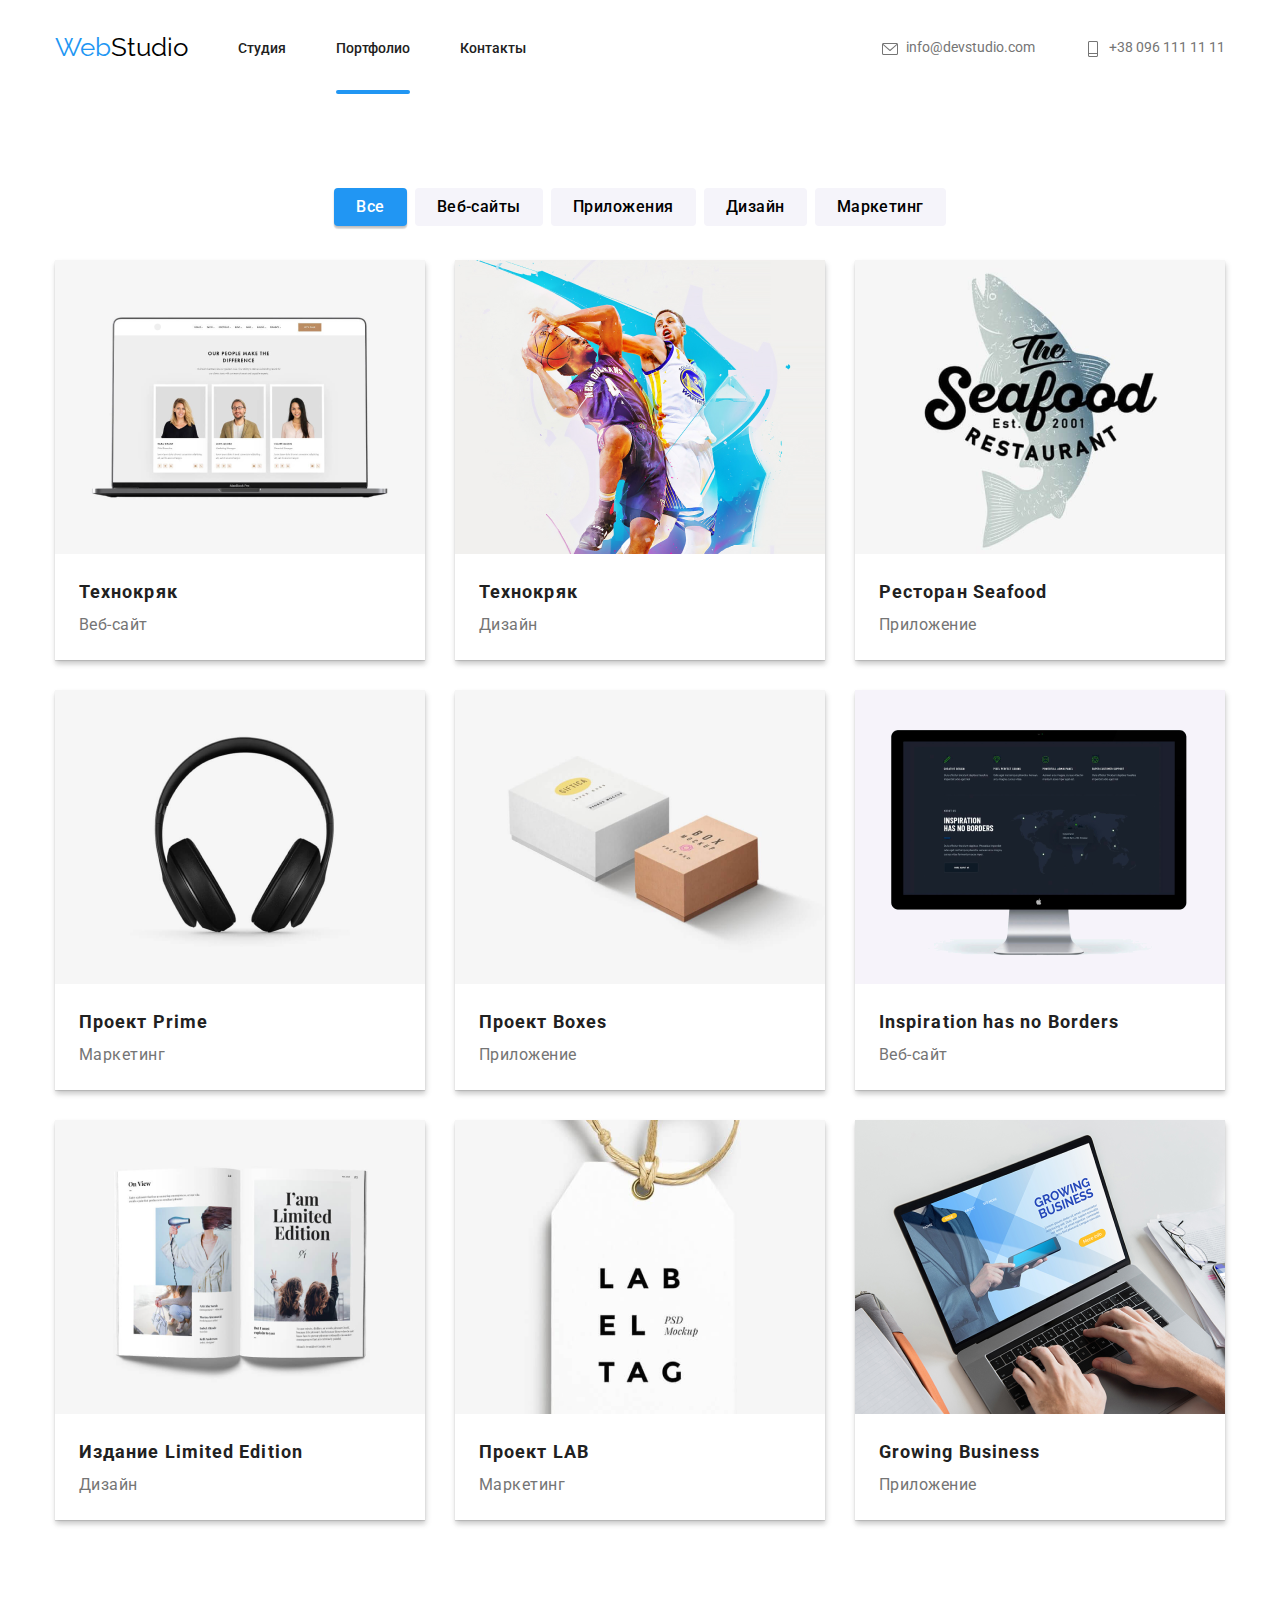
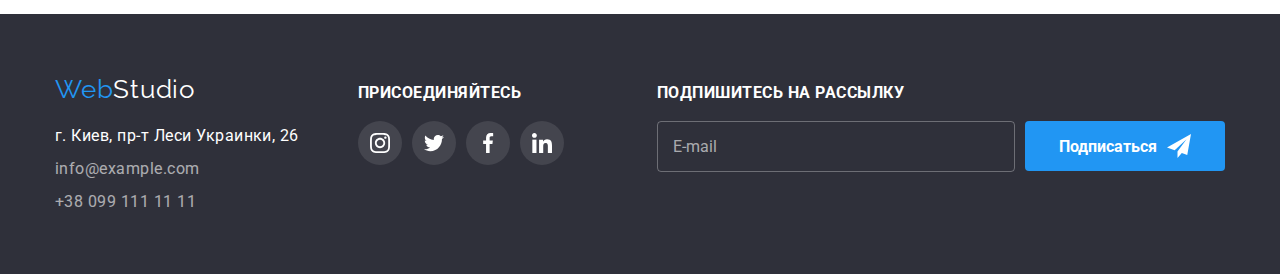
<file: portfolio.html>
<!DOCTYPE html>
<html lang="en">
<head>
	<meta charset="UTF-8">
	<meta name="viewport" content="width=device-width, initial-scale=1.0">
	<title>Portfolio</title>
	<link rel="preconnect" href="https://fonts.googleapis.com" />
	<link rel="preconnect" href="https://fonts.gstatic.com" crossorigin />
	<link rel="preconnect" href="https://fonts.googleapis.com">
	<link rel="preconnect" href="https://fonts.gstatic.com" crossorigin>
	<link href="https://fonts.googleapis.com/css2?family=Raleway:wght@700&family=Roboto:wght@400;500;700&display=swap" rel="stylesheet">
	<link rel="stylesheet" href="css/style.css" />
</head>
<body>
	<header class="header">
		<div class="container">
			<div class="header__left">
				<a href="/" class="logo">Web<span>Studio</span></a>
				<nav class="nav">
					<ul class="menu">
						<li class="menu__item"><a class="menu__link" href="index.html">Студия</a></li>
						<li class="menu__item"><a class="menu__link menu__link-active" href="portfolio.html">Портфолио</a></li>
						<li class="menu__item"><a class="menu__link" href="#footer">Контакты</a></li>
					</ul>
					<div class="mobille__contact">
						<a href="#" class="mobille__contact-link">+38 096 111 11 11</a>
						<a href="#" class="mobille__contact-mail">info@devstudio.com</a>
					</div>
					<div class="mobille__social">
						<a href="#" class="mobille__social-link">Instagram</a>
						<a href="#" class="mobille__social-link">Twitter</a>
						<a href="#" class="mobille__social-link">Facebook</a>
						<a href="#" class="mobille__social-link">LinkedIn</a>
					</div>
				</nav>
			</div>
			<ul class="contact">

				<li class="contact__item"><a class="contact__link" href="mailto:info@devstudio.com">
					<svg class="contact__svg" viewBox="0 0 16 12" xmlns="http://www.w3.org/2000/svg">
						<path d="M14.5 0H1.50001C0.672854 0 0 0.672853 0 1.50001V10.5C0 11.3271 0.672854 12 1.50001 12H14.5C15.3271 12 16 11.3271 16 10.5V1.50001C16 0.672853 15.3271 0 14.5 0ZM14.5 0.999994C14.5679 0.999994 14.6325 1.01409 14.6916 1.0387L8 6.83838L1.30833 1.0387C1.36742 1.01412 1.43204 0.999994 1.49998 0.999994H14.5ZM14.5 11H1.50001C1.22414 11 0.999996 10.7759 0.999996 10.5V2.09521L7.67236 7.87792C7.76661 7.95944 7.8833 7.99999 8 7.99999C8.1167 7.99999 8.23339 7.95948 8.32764 7.87792L15 2.09521V10.5C15 10.7759 14.7759 11 14.5 11Z" />
						</svg>
					info@devstudio.com</a></li>
				<li class="contact__item"><a class="contact__link" href="tel:+380991111111">
					<svg class="contact__svg"  viewBox="0 0 10 16" fill="none" xmlns="http://www.w3.org/2000/svg">
						<path d="M8.5 0H1.5C0.672848 0 0 0.672848 0 1.5V14.5C0 15.3272 0.672848 16 1.5 16H8.5C9.32715 16 10 15.3272 10 14.5V1.5C10 0.672848 9.32715 0 8.5 0ZM1.5 1H8.5C8.77588 1 9 1.22412 9 1.5V12H1V1.5C1 1.22412 1.22412 1 1.5 1ZM8.5 15H1.5C1.22412 15 1 14.7759 1 14.5V13H9V14.5C9 14.7759 8.77588 15 8.5 15Z"/>
						</svg>
					+38 096 111 11 11</a></li>
			</ul>

			<button class="hamburger hamburger--collapse" type="button">
				<span class="hamburger-box">
					<span class="hamburger-inner"></span>
				</span>
			</button>  

		</div>
	</header>
	<section class="portfolio">
		<div class="container">
			<div class="portfolio__top">
				<button class="portfolio-button portfolio-button__active" data-id="all">Все</button>
				<button class="portfolio-button" data-id="web">Веб-сайты</button>
				<button class="portfolio-button" data-id="app">Приложения</button>
				<button class="portfolio-button" data-id="design">Дизайн</button>
				<button class="portfolio-button" data-id="marketing">Маркетинг</button>
			</div>
		
			<div class="portfolio__bottom">
				<div class="portfolio__item web">
					<a href="#" class="portfolio__link">
						<div class="portfolio__item-img">
							<img src="img/1.png" alt="" class="portfolio__item-images">
							<p class="portfolio__item-text">Ресурс предлагает комплексные предложения с разным уровнем функционала и сервисов. Все это позволит посетителю получить исчерпывающие сведения о компании или частном лице.</p>
						</div>
						<div class="portfolio__item-content">
							<h3 class="portfolio__item-title">Технокряк</h3>
							<p class="portfolio__item-description">Веб-сайт</p>

						</div>
					</a>
				</div>
				<div class="portfolio__item design">
					<a href="#" class="portfolio__link">
						<div class="portfolio__item-img">
							<img src="img/2.png" alt="" class="portfolio__item-images">
							<p class="portfolio__item-text">Ресурс предлагает комплексные предложения с разным уровнем функционала и сервисов. Все это позволит посетителю получить исчерпывающие сведения о компании или частном лице.</p>
						</div>
						<div class="portfolio__item-content">
							<h3 class="portfolio__item-title">Технокряк</h3>
							<p class="portfolio__item-description">Дизайн</p>

						</div>
					</a>
				</div>
				<div class="portfolio__item app">
					<a href="#" class="portfolio__link">
						<div class="portfolio__item-img">
							<img src="img/3.png" alt="" class="portfolio__item-images">
							<p class="portfolio__item-text">Ресурс предлагает комплексные предложения с разным уровнем функционала и сервисов. Все это позволит посетителю получить исчерпывающие сведения о компании или частном лице.</p>
						</div>
						<div class="portfolio__item-content">
							<h3 class="portfolio__item-title">Ресторан Seafood</h3>
							<p class="portfolio__item-description">Приложение</p>

						</div>
					</a>
				</div>
				<div class="portfolio__item marketing">
					<a href="#" class="portfolio__link">
						<div class="portfolio__item-img">
							<img src="img/4.png" alt="" class="portfolio__item-images">
							<p class="portfolio__item-text">Ресурс предлагает комплексные предложения с разным уровнем функционала и сервисов. Все это позволит посетителю получить исчерпывающие сведения о компании или частном лице.</p>
						</div>
						<div class="portfolio__item-content">
							<h3 class="portfolio__item-title">Проект Prime</h3>
							<p class="portfolio__item-description">Маркетинг</p>

						</div>
					</a>
				</div>
				<div class="portfolio__item app">
					<a href="#" class="portfolio__link">
						<div class="portfolio__item-img">
							<img src="img/5.png" alt="" class="portfolio__item-images">
							<p class="portfolio__item-text">Ресурс предлагает комплексные предложения с разным уровнем функционала и сервисов. Все это позволит посетителю получить исчерпывающие сведения о компании или частном лице.</p>
						</div>
						<div class="portfolio__item-content">
							<h3 class="portfolio__item-title">Проект Boxes</h3>
							<p class="portfolio__item-description">Приложение</p>

						</div>
					</a>
				</div>
				<div class="portfolio__item web">
					<a href="#" class="portfolio__link">
						<div class="portfolio__item-img">
							<img src="img/6.png" alt="" class="portfolio__item-images">
							<p class="portfolio__item-text">Ресурс предлагает комплексные предложения с разным уровнем функционала и сервисов. Все это позволит посетителю получить исчерпывающие сведения о компании или частном лице.</p>
						</div>
						<div class="portfolio__item-content">
							<h3 class="portfolio__item-title">Inspiration has no Borders</h3>
							<p class="portfolio__item-description">Веб-сайт</p>

						</div>
					</a>
				</div>
				<div class="portfolio__item design">
					<a href="#" class="portfolio__link">
						<div class="portfolio__item-img">
							<img src="img/7.png" alt="" class="portfolio__item-images">
							<p class="portfolio__item-text">Ресурс предлагает комплексные предложения с разным уровнем функционала и сервисов. Все это позволит посетителю получить исчерпывающие сведения о компании или частном лице.</p>
						</div>
						<div class="portfolio__item-content">
							<h3 class="portfolio__item-title">Издание Limited Edition</h3>
							<p class="portfolio__item-description">Дизайн</p>

						</div>
					</a>
				</div>
				<div class="portfolio__item marketing">
					<a href="#" class="portfolio__link">
						<div class="portfolio__item-img">
							<img src="img/8.png" alt="" class="portfolio__item-images">
							<p class="portfolio__item-text">Ресурс предлагает комплексные предложения с разным уровнем функционала и сервисов. Все это позволит посетителю получить исчерпывающие сведения о компании или частном лице.</p>
						</div>
						<div class="portfolio__item-content">
							<h3 class="portfolio__item-title">Проект LAB</h3>
							<p class="portfolio__item-description">Маркетинг</p>

						</div>
					</a>
				</div>
				<div class="portfolio__item app">
					<a href="#" class="portfolio__link">
						<div class="portfolio__item-img">
							<img src="img/9.png" alt="" class="portfolio__item-images">
							<p class="portfolio__item-text">Ресурс предлагает комплексные предложения с разным уровнем функционала и сервисов. Все это позволит посетителю получить исчерпывающие сведения о компании или частном лице.</p>
						</div>
						<div class="portfolio__item-content">
							<h3 class="portfolio__item-title">Growing Business</h3>
							<p class="portfolio__item-description">Приложение</p>

						</div>
					</a>
				</div>
			</div>
	</div>
	</section>
	<footer class="footer" id="footer">
		<div class="container">
			<div class="footer__adress">
				<a href="#" class="footer__logo">Web<span>Studio</span></a>
				<a href="https://goo.gl/maps/PxFiQBeU8eKm31QJ8" class="footer__map">г. Киев, пр-т Леси Украинки, 26</a>
				<a href="mailto:info@example.com" class="footer__mail">info@example.com</a>
				<a href="tel:+380991111111" class="footer__tel">+38 099 111 11 11</a>
			</div>
			<div class="footer__social footer__social-block" >
				<h5 class="footer__social-title">Присоединяйтесь</h5>
				<div class="footer__social-icon">
					<a href="#" class="footer__social-link">
						<svg class="footer__social-svg" viewBox="0 0 20 20" xmlns="http://www.w3.org/2000/svg">
						<g clip-path="url(#clip0_1_492)">
						<path d="M19.9804 5.88005C19.9336 4.81738 19.7617 4.0868 19.5156 3.45374C19.2616 2.78176 18.8709 2.18014 18.359 1.68002C17.8589 1.1721 17.2533 0.777435 16.5891 0.527447C15.9524 0.281274 15.2256 0.109427 14.163 0.0625732C13.0924 0.0117516 12.7525 0 10.0371 0C7.32173 0 6.98185 0.0117516 5.91521 0.0586052C4.85253 0.105459 4.12195 0.277459 3.48904 0.523479C2.81692 0.777435 2.2153 1.16814 1.71517 1.68002C1.20726 2.18014 0.812743 2.78573 0.562603 3.44992C0.31643 4.0868 0.144583 4.81341 0.0977294 5.87609C0.0469078 6.9467 0.0351562 7.28658 0.0351562 10.002C0.0351562 12.7173 0.0469078 13.0572 0.0937614 14.1239C0.140615 15.1865 0.312615 15.9171 0.558787 16.5502C0.812743 17.2221 1.20726 17.8238 1.71517 18.3239C2.2153 18.8318 2.82088 19.2265 3.48508 19.4765C4.12195 19.7226 4.84856 19.8945 5.91139 19.9413C6.97788 19.9883 7.31791 19.9999 10.0333 19.9999C12.7487 19.9999 13.0885 19.9883 14.1552 19.9413C15.2179 19.8945 15.9484 19.7226 16.5813 19.4765C17.9254 18.9568 18.9881 17.8941 19.5078 16.5502C19.7538 15.9133 19.9258 15.1865 19.9727 14.1239C20.0195 13.0572 20.0313 12.7173 20.0313 10.002C20.0313 7.28658 20.0273 6.9467 19.9804 5.88005ZM18.1794 14.0457C18.1364 15.0225 17.9723 15.5499 17.8356 15.9015C17.4995 16.7728 16.808 17.4643 15.9367 17.8004C15.5851 17.9372 15.0538 18.1012 14.0809 18.1441C13.026 18.1911 12.7096 18.2027 10.0411 18.2027C7.37255 18.2027 7.05221 18.1911 6.00113 18.1441C5.02438 18.1012 4.49693 17.9372 4.1453 17.8004C3.71171 17.6402 3.31704 17.3862 2.9967 17.0541C2.6646 16.7298 2.41065 16.3391 2.2504 15.9055C2.11365 15.5539 1.94959 15.0225 1.90671 14.0497C1.8597 12.9948 1.8481 12.6783 1.8481 10.0097C1.8481 7.34122 1.8597 7.02087 1.90671 5.96995C1.94959 4.99319 2.11365 4.46575 2.2504 4.11412C2.41065 3.68038 2.6646 3.28586 3.00067 2.96536C3.32483 2.63327 3.71553 2.37931 4.14927 2.21921C4.5009 2.08247 5.03231 1.9184 6.0051 1.87537C7.05999 1.82851 7.37652 1.81676 10.0449 1.81676C12.7174 1.81676 13.0337 1.82851 14.0848 1.87537C15.0616 1.9184 15.589 2.08247 15.9407 2.21921C16.3742 2.37931 16.7689 2.63327 17.0893 2.96536C17.4213 3.28967 17.6753 3.68038 17.8356 4.11412C17.9723 4.46575 18.1364 4.99701 18.1794 5.96995C18.2263 7.02484 18.238 7.34122 18.238 10.0097C18.238 12.6783 18.2263 12.9908 18.1794 14.0457Z" />
						<path d="M10.0371 4.8642C7.20074 4.8642 4.89941 7.16537 4.89941 10.0019C4.89941 12.8385 7.20074 15.1396 10.0371 15.1396C12.8737 15.1396 15.1749 12.8385 15.1749 10.0019C15.1749 7.16537 12.8737 4.8642 10.0371 4.8642ZM10.0371 13.3346C8.19702 13.3346 6.70442 11.8422 6.70442 10.0019C6.70442 8.16165 8.19702 6.66921 10.0371 6.66921C11.8774 6.66921 13.3698 8.16165 13.3698 10.0019C13.3698 11.8422 11.8774 13.3346 10.0371 13.3346Z" />
						<path d="M16.5775 4.6611C16.5775 5.32346 16.0404 5.86052 15.3779 5.86052C14.7155 5.86052 14.1785 5.32346 14.1785 4.6611C14.1785 3.99858 14.7155 3.46167 15.3779 3.46167C16.0404 3.46167 16.5775 3.99858 16.5775 4.6611Z" />
						</g>
						<defs>
						<clipPath id="clip0_1_492">
						<rect width="20" height="20"/>
						</clipPath>
						</defs>
						</svg></a>
					<a href="#" class="footer__social-link">
						<svg class="footer__social-svg viewBox="0 0 20 20" fill="none" xmlns="http://www.w3.org/2000/svg">
							<g clip-path="url(#clip0_1_486)">
							<path d="M20 3.79875C19.2563 4.125 18.4637 4.34125 17.6375 4.44625C18.4875 3.93875 19.1363 3.14125 19.4412 2.18C18.6488 2.6525 17.7738 2.98625 16.8412 3.1725C16.0887 2.37125 15.0162 1.875 13.8462 1.875C11.5763 1.875 9.74875 3.7175 9.74875 5.97625C9.74875 6.30125 9.77625 6.61375 9.84375 6.91125C6.435 6.745 3.41875 5.11125 1.3925 2.6225C1.03875 3.23625 0.83125 3.93875 0.83125 4.695C0.83125 6.115 1.5625 7.37375 2.6525 8.1025C1.99375 8.09 1.3475 7.89875 0.8 7.5975C0.8 7.61 0.8 7.62625 0.8 7.6425C0.8 9.635 2.22125 11.29 4.085 11.6712C3.75125 11.7625 3.3875 11.8062 3.01 11.8062C2.7475 11.8062 2.4825 11.7913 2.23375 11.7362C2.765 13.36 4.2725 14.5538 6.065 14.5925C4.67 15.6838 2.89875 16.3412 0.98125 16.3412C0.645 16.3412 0.3225 16.3263 0 16.285C1.81625 17.4563 3.96875 18.125 6.29 18.125C13.835 18.125 17.96 11.875 17.96 6.4575C17.96 6.27625 17.9538 6.10125 17.945 5.9275C18.7588 5.35 19.4425 4.62875 20 3.79875Z" />
							</g>
							<defs>
							<clipPath id="clip0_1_486">
							<rect width="20" height="20" />
							</clipPath>
							</defs>
							</svg>
					</a>
					<a href="#" class="footer__social-link"> 
						<svg class="footer__social-svg" viewBox="0 0 20 20" xmlns="http://www.w3.org/2000/svg">
							<g clip-path="url(#clip0_1_482)">
							<path d="M13.3308 3.32083H15.1567V0.140833C14.8417 0.0975 13.7583 0 12.4967 0C9.86416 0 8.06082 1.65583 8.06082 4.69917V7.5H5.15582V11.055H8.06082V20H11.6225V11.0558H14.41L14.8525 7.50083H11.6217V5.05167C11.6225 4.02417 11.8992 3.32083 13.3308 3.32083Z" />
							</g>
							<defs>
							<clipPath id="clip0_1_482">
							<rect width="20" height="20" />
							</clipPath>
							</defs>
							</svg>
				</a>
				<a href="#" class="footer__social-link">
					<svg class="footer__social-svg" viewBox="0 0 20 20"  xmlns="http://www.w3.org/2000/svg">
						<g clip-path="url(#clip0_1_476)">
						<path d="M19.995 20V19.9992H20V12.6642C20 9.07587 19.2275 6.31171 15.0325 6.31171C13.0158 6.31171 11.6625 7.41837 11.11 8.46754H11.0517V6.64671H7.07416V19.9992H11.2158V13.3875C11.2158 11.6467 11.5458 9.96337 13.7017 9.96337C15.8258 9.96337 15.8575 11.95 15.8575 13.4992V20H19.995Z" />
						<path d="M0.330017 6.64746H4.47668V20H0.330017V6.64746Z"/>
						<path d="M2.40167 0C1.07583 0 0 1.07583 0 2.40167C0 3.7275 1.07583 4.82583 2.40167 4.82583C3.7275 4.82583 4.80333 3.7275 4.80333 2.40167C4.8025 1.07583 3.72667 0 2.40167 0V0Z" />
						</g>
						<defs>
						<clipPath id="clip0_1_476">
						<rect width="20" height="20" />
						</clipPath>
						</defs>
						</svg>
				</a>
				</div>
			</div>
			<div class="footer__social">
				<h5 class="footer__social-title">Подпишитесь на рассылку</h5>
				<form class="footer__form">
					<input type="email" placeholder="E-mail" class="footer__email"/>
					<button class="footer__button btn btn-blue" type="submit">Подписаться
						<svg class="footer__button-svg" viewBox="0 0 24 24" fill="none" xmlns="http://www.w3.org/2000/svg">
							<path d="M24 0L0 13.5L7.66994 16.3407L19.5 5.25002L10.5017 17.3896L10.509 17.3923L10.5 17.3896V24.0001L14.8013 18.982L20.2501 21.0001L24 0Z" fill="white"/>
						</svg>
					</button>
				</form>
			</div>
		</div>
	</footer>
	<script src="js/custom.js"></script>
</body>
</html>
</file>
<file: css/style.css>
@import url(reset.css);
@import url(variable.css);
@import url(core.css);
@import url(header.css);
@import url(menu.css);
@import url(bussines.css);
@import url(future.css);
@import url(gallery.css);
@import url(team.css);
@import url(footer.css);
@import url(clients.css);
@import url(modal.css);
@import url(hamburgers.css);
@import url(portfolio.css);
@import url(media.css);
</file>
